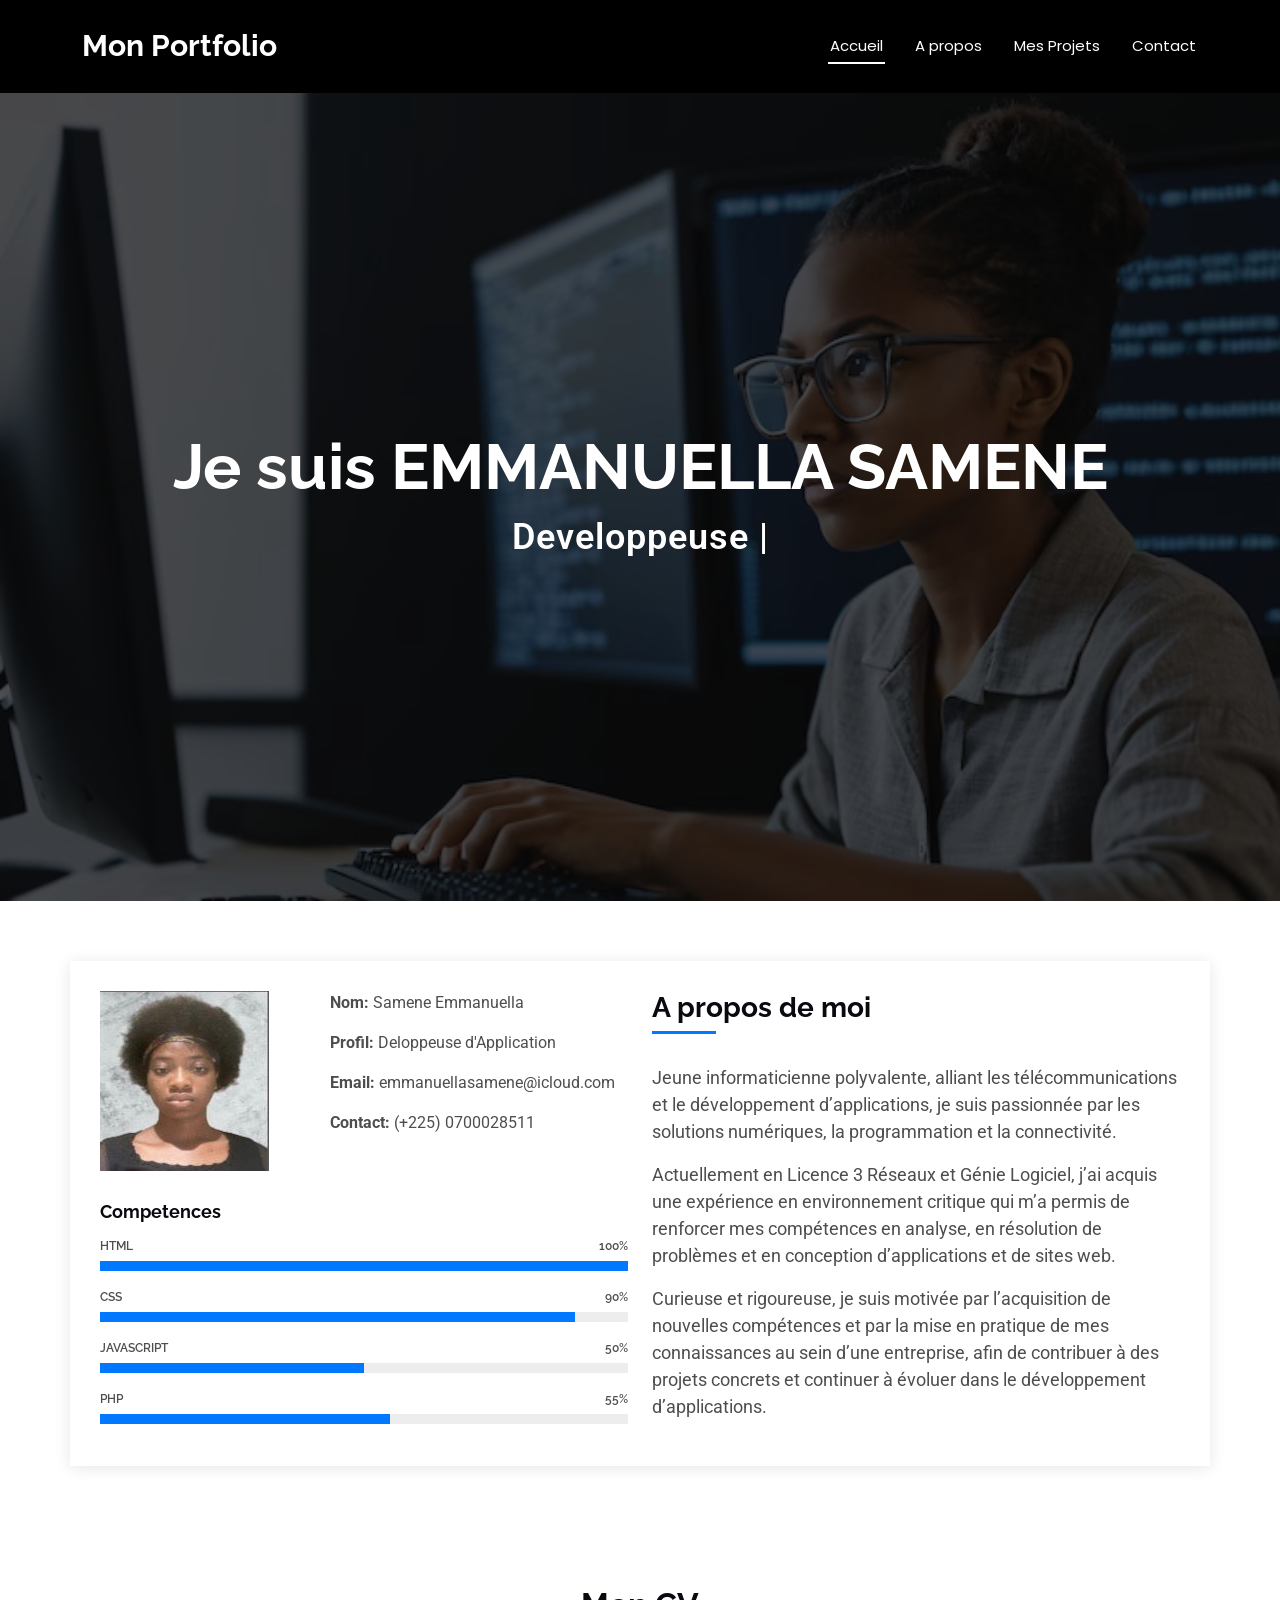
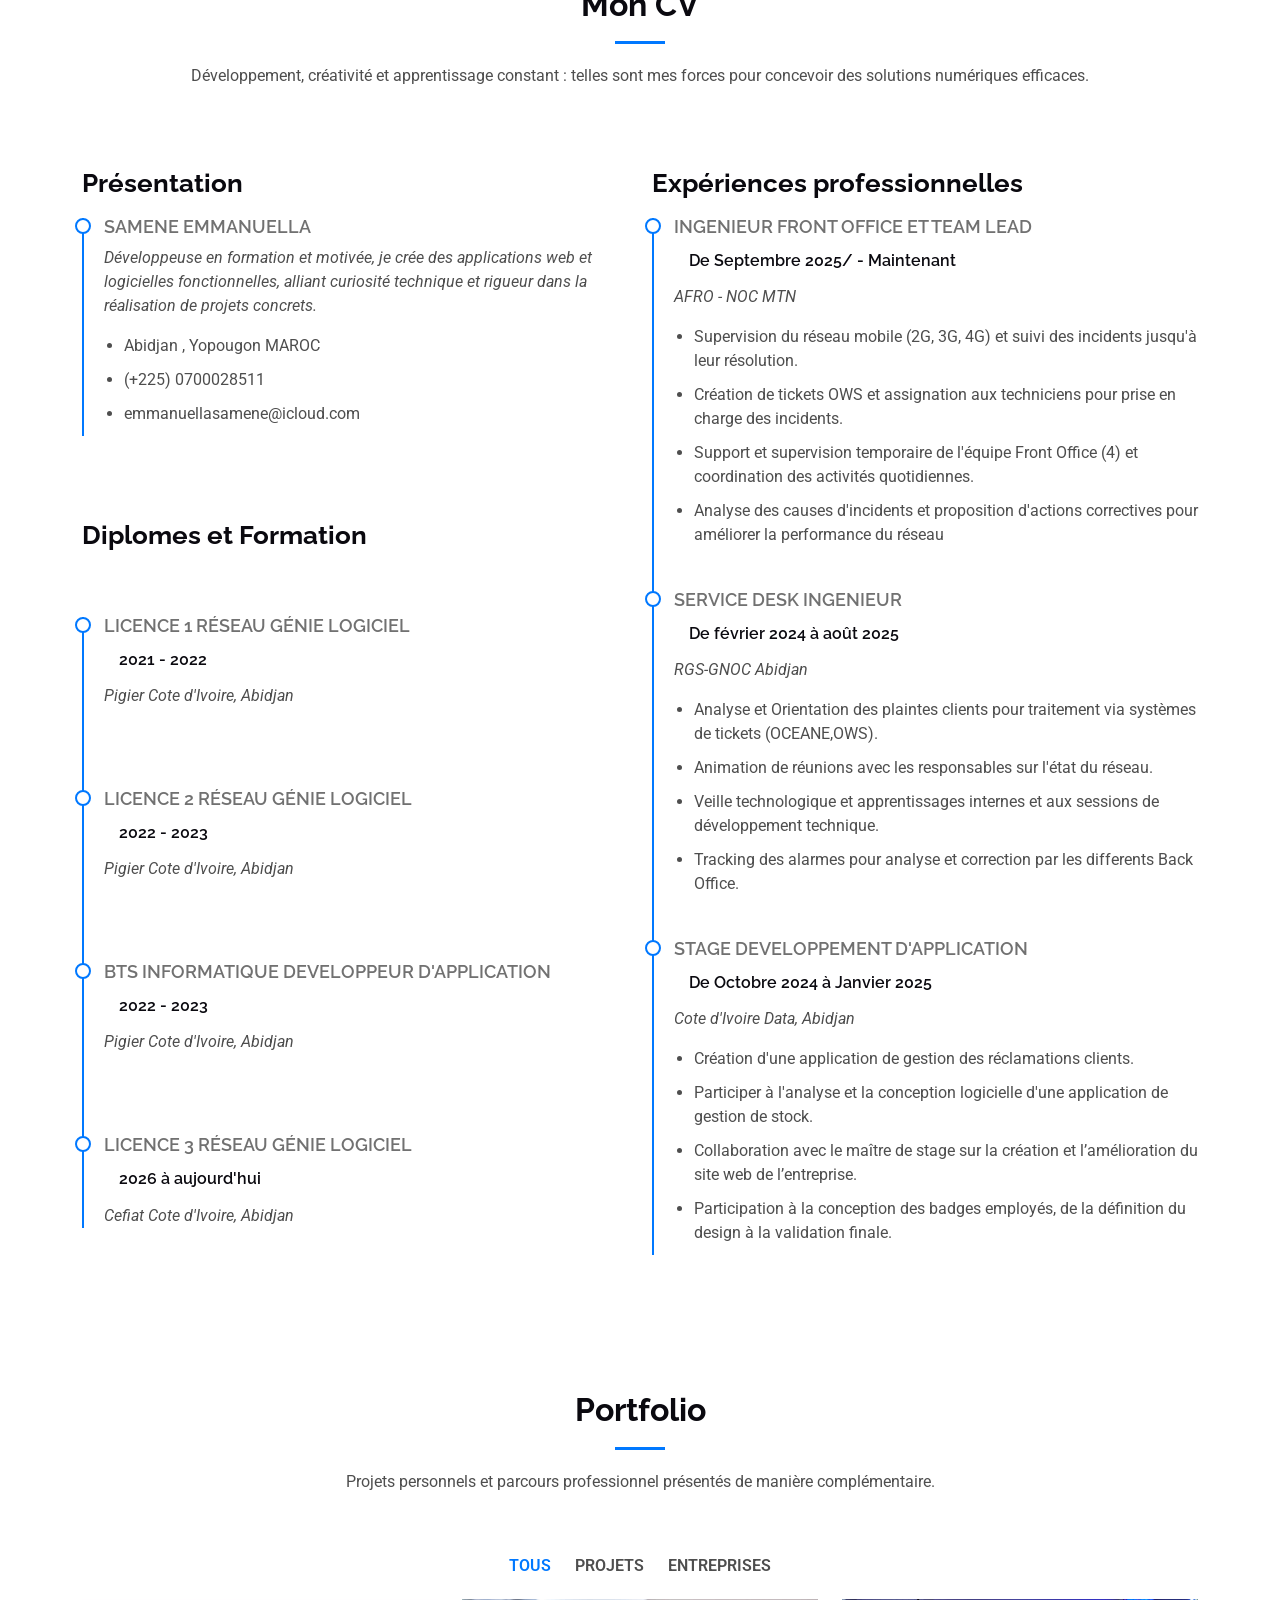
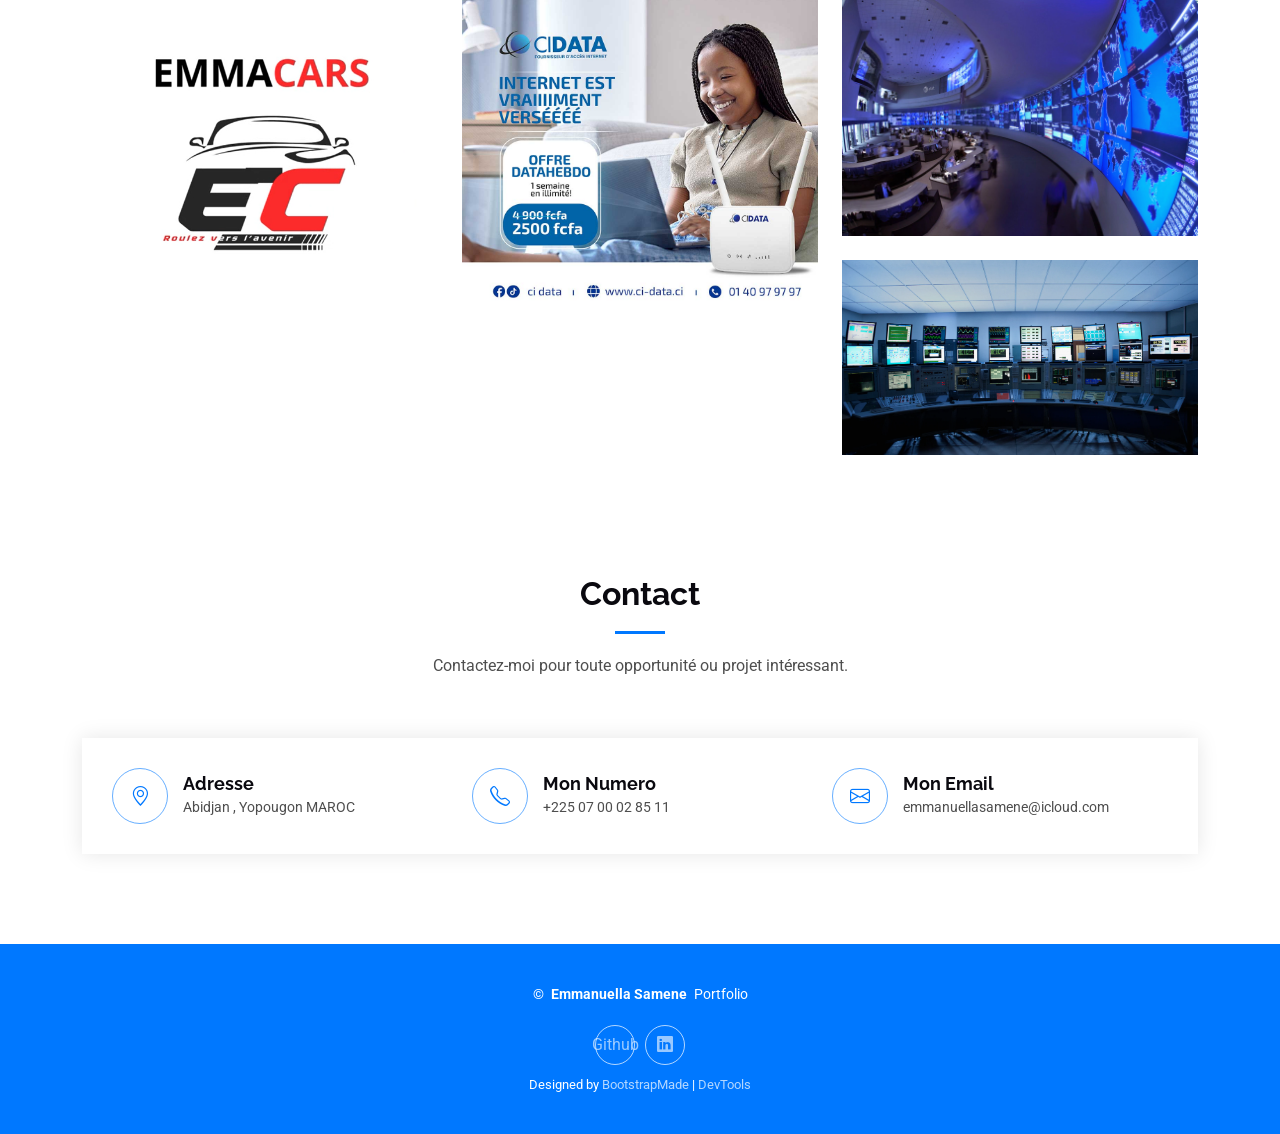
<file: index.html>
<!DOCTYPE html>
<html lang="en">

<head>
  <meta charset="utf-8">
  <meta content="width=device-width, initial-scale=1.0" name="viewport">
  <title>Mon portfolio</title>
  <meta name="description" content="">
  <meta name="keywords" content="">

  <!-- Favicons -->
  <link href="programmatrice-focalisee-travaillant-code-informatique-dans-environnement-bureau_851298-10723.avif" rel="icon">
  <link href="programmatrice-focalisee-travaillant-code-informatique-dans-environnement-bureau_851298-10723.avif" rel="apple-touch-icon">

  <!-- Fonts -->
  <link href="https://fonts.googleapis.com" rel="preconnect">
  <link href="https://fonts.gstatic.com" rel="preconnect" crossorigin>
  <link href="https://fonts.googleapis.com/css2?family=Roboto:ital,wght@0,100;0,300;0,400;0,500;0,700;0,900;1,100;1,300;1,400;1,500;1,700;1,900&family=Poppins:ital,wght@0,100;0,200;0,300;0,400;0,500;0,600;0,700;0,800;0,900;1,100;1,200;1,300;1,400;1,500;1,600;1,700;1,800;1,900&family=Raleway:ital,wght@0,100;0,200;0,300;0,400;0,500;0,600;0,700;0,800;0,900;1,100;1,200;1,300;1,400;1,500;1,600;1,700;1,800;1,900&display=swap" rel="stylesheet">

  <!-- Vendor CSS Files -->
  <link href="assets/vendor/bootstrap/css/bootstrap.min.css" rel="stylesheet">
  <link href="assets/vendor/bootstrap-icons/bootstrap-icons.css" rel="stylesheet">
  <link href="assets/vendor/aos/aos.css" rel="stylesheet">
  <link href="assets/vendor/glightbox/css/glightbox.min.css" rel="stylesheet">
  <link href="assets/vendor/swiper/swiper-bundle.min.css" rel="stylesheet">

  <!-- Main CSS File -->
  <link href="assets/css/main.css" rel="stylesheet">

  <!-- =======================================================
  * Template Name: DevFolio
  * Template URL: https://bootstrapmade.com/devfolio-bootstrap-portfolio-html-template/
  * Updated: Aug 07 2024 with Bootstrap v5.3.3
  * Author: BootstrapMade.com
  * License: https://bootstrapmade.com/license/
  ======================================================== -->
</head>

<body class="index-page">

  <header id="header" class="header d-flex align-items-center sticky-top">
    <div class="container-fluid container-xl position-relative d-flex align-items-center justify-content-between">

      <a href="index.html" class="logo d-flex align-items-center">
        <!-- Uncomment the line below if you also wish to use an image logo -->
        <!-- <img src="assets/img/logo.png" alt=""> -->
        <h1 class="sitename">Mon Portfolio</h1>
      </a>

      <nav id="navmenu" class="navmenu">
        <ul>
          <li><a href="#hero" class="active">Accueil<br></a></li>
          <li><a href="#about">A propos</a></li>
          <li><a href="#portfolio">Mes Projets</a></li>
          <li><a href="#contact">Contact</a></li>
        </ul>
        <i class="mobile-nav-toggle d-xl-none bi bi-list"></i>
      </nav>
    </div>
  </header>

  <main class="main">

    <!-- Hero Section -->
    <section id="hero" class="hero section dark-background">

      <img src="programmatrice-focalisee-travaillant-code-informatique-dans-environnement-bureau_851298-10723.avif" alt="" data-aos="fade-up">

      <div class="container d-flex flex-column align-items-center justify-content-center text-center" data-aos="fade-up" data-aos-delay="100">
        <h2>Je suis EMMANUELLA SAMENE</h2>
        <p><span class="typed" data-typed-items="Developpeuse Informatique"></span></p>
      </div>

    </section><!-- /Hero Section -->

    <!-- About Section -->
    <section id="about" class="about section">

      <div class="container" data-aos="fade-up" data-aos-delay="100">

        <div class="row gy-4">
          <div class="col-md-6">

            <div class="row justify-content-between gy-4">
              <div class="col-lg-5">
                <img src="WhatsApp Image 2026-03-30 at 11.19.16.jpeg" class="img-fluid" alt="">
              </div>
              <div class="col-lg-7 about-info">
                <p><strong>Nom: </strong> <span>Samene Emmanuella</span></p>
                <p><strong>Profil: </strong> <span>Deloppeuse d'Application</span></p>
                <p><strong>Email: </strong> <span>emmanuellasamene@icloud.com</span></p>
                <p><strong>Contact: </strong> <span>(+225) 0700028511</span></p>
              </div>
            </div>

            <div class="skills-content skills-animation">

              <h5>Competences</h5>

              <div class="progress">
                <span class="skill"><span>HTML</span> <i class="val">100%</i></span>
                <div class="progress-bar-wrap">
                  <div class="progress-bar" role="progressbar" aria-valuenow="100" aria-valuemin="0" aria-valuemax="100"></div>
                </div>
              </div><!-- End Skills Item -->

              <div class="progress">
                <span class="skill"><span>CSS</span> <i class="val">90%</i></span>
                <div class="progress-bar-wrap">
                  <div class="progress-bar" role="progressbar" aria-valuenow="90" aria-valuemin="0" aria-valuemax="100"></div>
                </div>
              </div><!-- End Skills Item -->

              <div class="progress">
                <span class="skill"><span>JavaScript</span> <i class="val">50%</i></span>
                <div class="progress-bar-wrap">
                  <div class="progress-bar" role="progressbar" aria-valuenow="50" aria-valuemin="0" aria-valuemax="100"></div>
                </div>
              </div><!-- End Skills Item -->

              <div class="progress">
                <span class="skill"><span>PHP</span> <i class="val">55%</i></span>
                <div class="progress-bar-wrap">
                  <div class="progress-bar" role="progressbar" aria-valuenow="55" aria-valuemin="0" aria-valuemax="100"></div>
                </div>
              </div><!-- End Skills Item -->

            </div>
          </div>

          <div class="col-md-6">
            <div class="about-me">
              <h4>A propos de moi</h4>
              <p>
               Jeune informaticienne polyvalente, alliant les télécommunications et le développement d’applications, je suis passionnée par les solutions numériques, la programmation et la connectivité.
              </p>
              <p>
                Actuellement en Licence 3 Réseaux et Génie Logiciel, j’ai acquis une expérience en environnement critique qui m’a permis de renforcer mes compétences en analyse, en résolution de problèmes et en conception d’applications et de sites web.
              </p>
              <p>
                Curieuse et rigoureuse, je suis motivée par l’acquisition de nouvelles compétences et par la mise en pratique de mes connaissances au sein d’une entreprise, afin de contribuer à des projets concrets et continuer à évoluer dans le développement d’applications.
              </p>
            </div>
          </div>
        </div>

      </div>

    </section><!-- /About Section -->

    <!-- Resume Section -->
    <section id="resume" class="resume section">

      <!-- Section Title -->
      <div class="container section-title" data-aos="fade-up">
        <h2>Mon CV</h2>
        <p>Développement, créativité et apprentissage constant : telles sont mes forces pour concevoir des solutions numériques efficaces.</p>
      </div><!-- End Section Title -->

      <div class="container">

        <div class="row">

          <div class="col-lg-6" data-aos="fade-up" data-aos-delay="100">
            <h3 class="resume-title">Présentation</h3>

            <div class="resume-item pb-0">
              <h4>Samene Emmanuella</h4>
              <p><em>Développeuse en formation et motivée, je crée des applications web et logicielles fonctionnelles, alliant curiosité technique et rigueur dans la réalisation de projets concrets.</em></p>
              <ul>
                <li>Abidjan , Yopougon MAROC</li>
                <li>(+225) 0700028511</li>
                <li>emmanuellasamene@icloud.com</li>
              </ul>
            </div><!-- Edn Resume Item --><br><br>

            <h3 class="resume-title">Diplomes et Formation</h3><br><br>
            <div class="resume-item">
              <h4>Licence 1 Réseau génie logiciel</h4>
              <h5>2021 - 2022 </h5>
              <p><em>Pigier Cote d'Ivoire, Abidjan</em></p><br><br>
            </div><!-- Edn Resume Item -->

            <div class="resume-item">
              <h4>Licence 2 Réseau génie logiciel</h4>
              <h5>2022 - 2023</h5>
              <p><em>Pigier Cote d'Ivoire, Abidjan</em></p><br><br>
            </div><!-- Edn Resume Item -->
            <div class="resume-item">
              <h4>BTS Informatique developpeur d'application</h4>
              <h5>2022 - 2023</h5>
              <p><em>Pigier Cote d'Ivoire, Abidjan</em></p><br><br>
            </div><!-- Edn Resume Item -->
             <div class="resume-item">
              <h4>Licence 3 Réseau génie logiciel</h4>
              <h5>2026 à aujourd'hui</h5>
              <p><em>Cefiat Cote d'Ivoire, Abidjan</em></p>
            </div><!-- Edn Resume Item -->
          </div>

          <div class="col-lg-6" data-aos="fade-up" data-aos-delay="200">
            <h3 class="resume-title">Expériences professionnelles</h3>
            <div class="resume-item">
              <h4>Ingenieur Front Office et Team Lead</h4>
              <h5>De Septembre 2025/ - Maintenant</h5>
              <p><em> AFRO - NOC MTN </em></p>
              <ul>
                <li>Supervision du réseau mobile (2G, 3G, 4G) et suivi des incidents jusqu'à leur résolution.</li>
                <li>Création de tickets OWS et assignation aux techniciens pour prise en charge des incidents. </li>
                <li>Support et supervision temporaire de l'équipe Front Office (4) et coordination des activités quotidiennes.</li>
                <li>Analyse des causes d'incidents et proposition d'actions correctives pour améliorer la performance du réseau</li>
              </ul>
            </div><!-- Edn Resume Item -->
            <div class="resume-item">
              <h4>Service Desk Ingenieur</h4>
              <h5>De février 2024 à août 2025</h5>
              <p><em>RGS-GNOC Abidjan</em></p>
              <ul>
                <li>Analyse et Orientation des plaintes clients pour traitement via systèmes de tickets (OCEANE,OWS).</li>
                <li>Animation de réunions avec les responsables sur l'état du réseau.</li>
                <li>Veille technologique et apprentissages internes et aux sessions de développement technique.</li>
                <li>Tracking des alarmes pour analyse et correction par les differents Back Office.</li>
              </ul>
            </div><!-- Edn Resume Item -->
             <div class="resume-item">
              <h4>Stage Developpement d'application</h4>
              <h5>De Octobre 2024 à Janvier 2025</h5>
              <p><em> Cote d'Ivoire Data, Abidjan</em></p>
              <ul>
                <li>Création d'une application de gestion des réclamations clients.</li>
                <li>Participer à l'analyse et la conception logicielle d'une application de gestion de stock.</li>
                <li>Collaboration avec le maître de stage sur la création et l’amélioration du site web de l’entreprise.</li>
                <li>Participation à la conception des badges employés, de la définition du design à la validation finale.</li>
              </ul>
            </div><!-- Edn Resume Item -->
          </div>
        </div>
      </div>

    </section><!-- /Resume Section -->

      

   

    <!-- Portfolio Section -->
    <section id="portfolio" class="portfolio section">

      <!-- Section Title -->
      <div class="container section-title" data-aos="fade-up">
        <h2>Portfolio</h2>
        <p>Projets personnels et parcours professionnel présentés de manière complémentaire.</p>
      </div><!-- End Section Title -->

      <div class="container">

        <div class="isotope-layout" data-default-filter="*" data-layout="masonry" data-sort="original-order">

          <ul class="portfolio-filters isotope-filters" data-aos="fade-up" data-aos-delay="100">
            <li data-filter="*" class="filter-active">Tous</li>
            <li data-filter=".filter-app">Projets</li>
            <li data-filter=".filter-product">Entreprises</li>
           
          </ul><!-- End Portfolio Filters -->

          <div class="row gy-4 isotope-container" data-aos="fade-up" data-aos-delay="200">

            <div class="col-lg-4 col-md-6 portfolio-item isotope-item filter-app">
              <img src="EMMAC.png" class="img-fluid" alt="">
              <div class="portfolio-info">
                <h4>Mon site</h4>
                <p>EmmaCars : Votre route commence ici</p>
                <a href="EMMAC.png" title="EMMAC" data-gallery="portfolio-gallery-app" class="glightbox preview-link"><i class="bi bi-zoom-in"></i></a>
                <a href="mon site.html" title="More Details" class="details-link"><i class="bi bi-link-45deg"></i></a>
              </div>
            </div><!-- End Portfolio Item -->

            <div class="col-lg-4 col-md-6 portfolio-item isotope-item filter-product">
              <img src="CIDATA.jpg" class="img-fluid" alt="">
              <div class="portfolio-info">
                <h4>Stage 1</h4>
                <p>Mon experience à CI DATA</p>
                <a href="CIDATA.jpg" title="CIDATA" data-gallery="portfolio-gallery-product" class="glightbox preview-link"><i class="bi bi-zoom-in"></i></a>
                <a href="https://ci-data.net/" title="More Details" class="details-link"><i class="bi bi-link-45deg"></i></a>
              </div>
            </div><!-- End Portfolio Item -->

            <div class="col-lg-4 col-md-6 portfolio-item isotope-item filter-product">
              <img src="image gnoc.jpg" class="img-fluid" alt="">
              <div class="portfolio-info">
                <h4>Stage 2</h4>
                <p>Mon experience au GNOC</p>
                <a href="image gnoc.jpg" title="GNOC" data-gallery="portfolio-gallery-branding" class="glightbox preview-link"><i class="bi bi-zoom-in"></i></a>
                <a href="https://www.huawei.com/en/news/2016/11/Huawei-Orange-GNOC-Dakar-Abidjan" title="More Details" class="details-link"><i class="bi bi-link-45deg"></i></a>
              </div>
            </div><!-- End Portfolio Item -->

            <div class="col-lg-4 col-md-6 portfolio-item isotope-item filter-product">
              <img src="NOC MTN.webp" class="img-fluid" alt="">
              <div class="portfolio-info">
                <h4>Mon emploi</h4>
                <p>Mon eperience au NOC MTN</p>
                <a href="NOC MTN.webp" title="Branding 1" data-gallery="portfolio-gallery-book" class="glightbox preview-link"><i class="bi bi-zoom-in"></i></a>
                <a href="https://www.afro-group.com/about/overview" title="More Details" class="details-link"><i class="bi bi-link-45deg"></i></a>
             </div>
            </div><!-- End Portfolio Item -->
            
            </div><!-- End Portfolio Item -->
      </div>

    </section>
    <!-- Contact Section -->
    <section id="contact" class="contact section">

      <!-- Section Title -->
      <div class="container section-title" data-aos="fade-up">
        <h2>Contact</h2>
        <p>Contactez-moi pour toute opportunité ou projet intéressant.</p>
      </div><!-- End Section Title -->

      <div class="container" data-aos="fade-up" data-aos-delay="100">

        <div class="info-wrap" data-aos="fade-up" data-aos-delay="200">
          <div class="row gy-5">

            <div class="col-lg-4">
              <div class="info-item d-flex align-items-center">
                <i class="bi bi-geo-alt flex-shrink-0"></i>
                <div>
                  <h3>Adresse</h3>
                  <p>Abidjan , Yopougon MAROC</p>
                </div>
              </div>
            </div><!-- End Info Item -->

            <div class="col-lg-4">
              <div class="info-item d-flex align-items-center">
                <i class="bi bi-telephone flex-shrink-0"></i>
                <div>
                  <h3>Mon Numero</h3>
                  <p>+225 07 00 02 85 11</p>
                </div>
              </div>
            </div><!-- End Info Item -->

            <div class="col-lg-4">
              <div class="info-item d-flex align-items-center">
                <i class="bi bi-envelope flex-shrink-0"></i>
                <div>
                  <h3>Mon Email</h3>
                  <p>emmanuellasamene@icloud.com</p>
                </div>
              </div>
            </div><!-- End Info Item -->

          </div>
        </div>

      </div>

    </section><!-- /Contact Section -->

  </main>

  <footer id="footer" class="footer accent-background">

    <div class="container">
      <div class="copyright text-center ">
        <p>© <span></span> <strong class="px-1 sitename">Emmanuella Samene</strong> <span>Portfolio</span></p>
      </div>
      <div class="social-links d-flex justify-content-center">
        <a href="https://github.com/emmanuellasamene">Github</a>
        <a href="https://www.linkedin.com/in/emmanuella-samene-0b3015294?utm_source=share&utm_campaign=share_via&utm_content=profile&utm_medium=ios_app"><i class="bi bi-linkedin"></i></a>
      </div>
      <div class="credits">
        <!-- All the links in the footer should remain intact. -->
        <!-- You can delete the links only if you've purchased the pro version. -->
        <!-- Licensing information: https://bootstrapmade.com/license/ -->
        <!-- Purchase the pro version with working PHP/AJAX contact form: [buy-url] -->
        Designed by <a href="https://bootstrapmade.com/">BootstrapMade</a> | <a href="https://bootstrapmade.com/tools/">DevTools</a>
      </div>
    </div>

  </footer>

  <!-- Scroll Top -->
  <a href="#" id="scroll-top" class="scroll-top d-flex align-items-center justify-content-center"><i class="bi bi-arrow-up-short"></i></a>

  <!-- Preloader -->
  <div id="preloader"></div>

  <!-- Vendor JS Files -->
  <script src="assets/vendor/bootstrap/js/bootstrap.bundle.min.js"></script>
  <script src="assets/vendor/php-email-form/validate.js"></script>
  <script src="assets/vendor/aos/aos.js"></script>
  <script src="assets/vendor/typed.js/typed.umd.js"></script>
  <script src="assets/vendor/waypoints/noframework.waypoints.js"></script>
  <script src="assets/vendor/purecounter/purecounter_vanilla.js"></script>
  <script src="assets/vendor/glightbox/js/glightbox.min.js"></script>
  <script src="assets/vendor/imagesloaded/imagesloaded.pkgd.min.js"></script>
  <script src="assets/vendor/isotope-layout/isotope.pkgd.min.js"></script>
  <script src="assets/vendor/swiper/swiper-bundle.min.js"></script>

  <!-- Main JS File -->
  <script src="assets/js/main.js"></script>

</body>

</html>
</file>
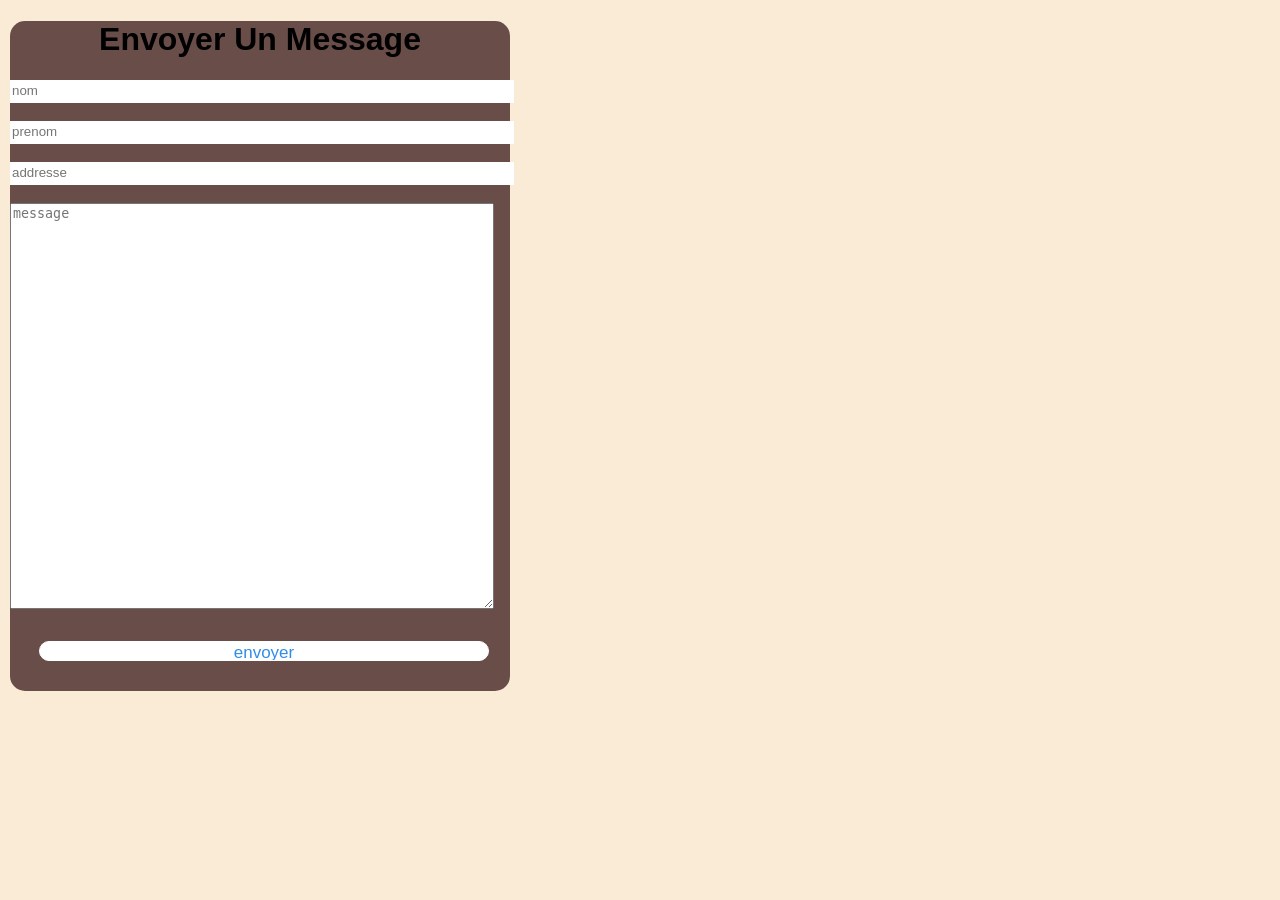
<file: contact.html>
<!DOCTYPE html>
<html lang="en">
<head>
    <meta charset="UTF-8">
    <meta name="viewport" content="width=device-width, initial-scale=1.0">
    <link rel="stylesheet" href="mon site css.css">
    <title>Document</title>
</head>
<body class="cont">
    <div class="message">
        <h1 class="depanne">envoyer un message</h1>
        <input type="text" value="" placeholder="nom" ><br><br>
        <input type="text" value="" placeholder="prenom"><br><br>
        <input type="text" value="" placeholder="addresse"><br><br>
        <textarea type="text" value="" placeholder="message"></textarea><br><br>
        <a href="mailto:emmasamene26@icloud.com"><input type="submit" id="submit" class="btn" value="envoyer"></a>
        </div>
</body>
</html>
</file>
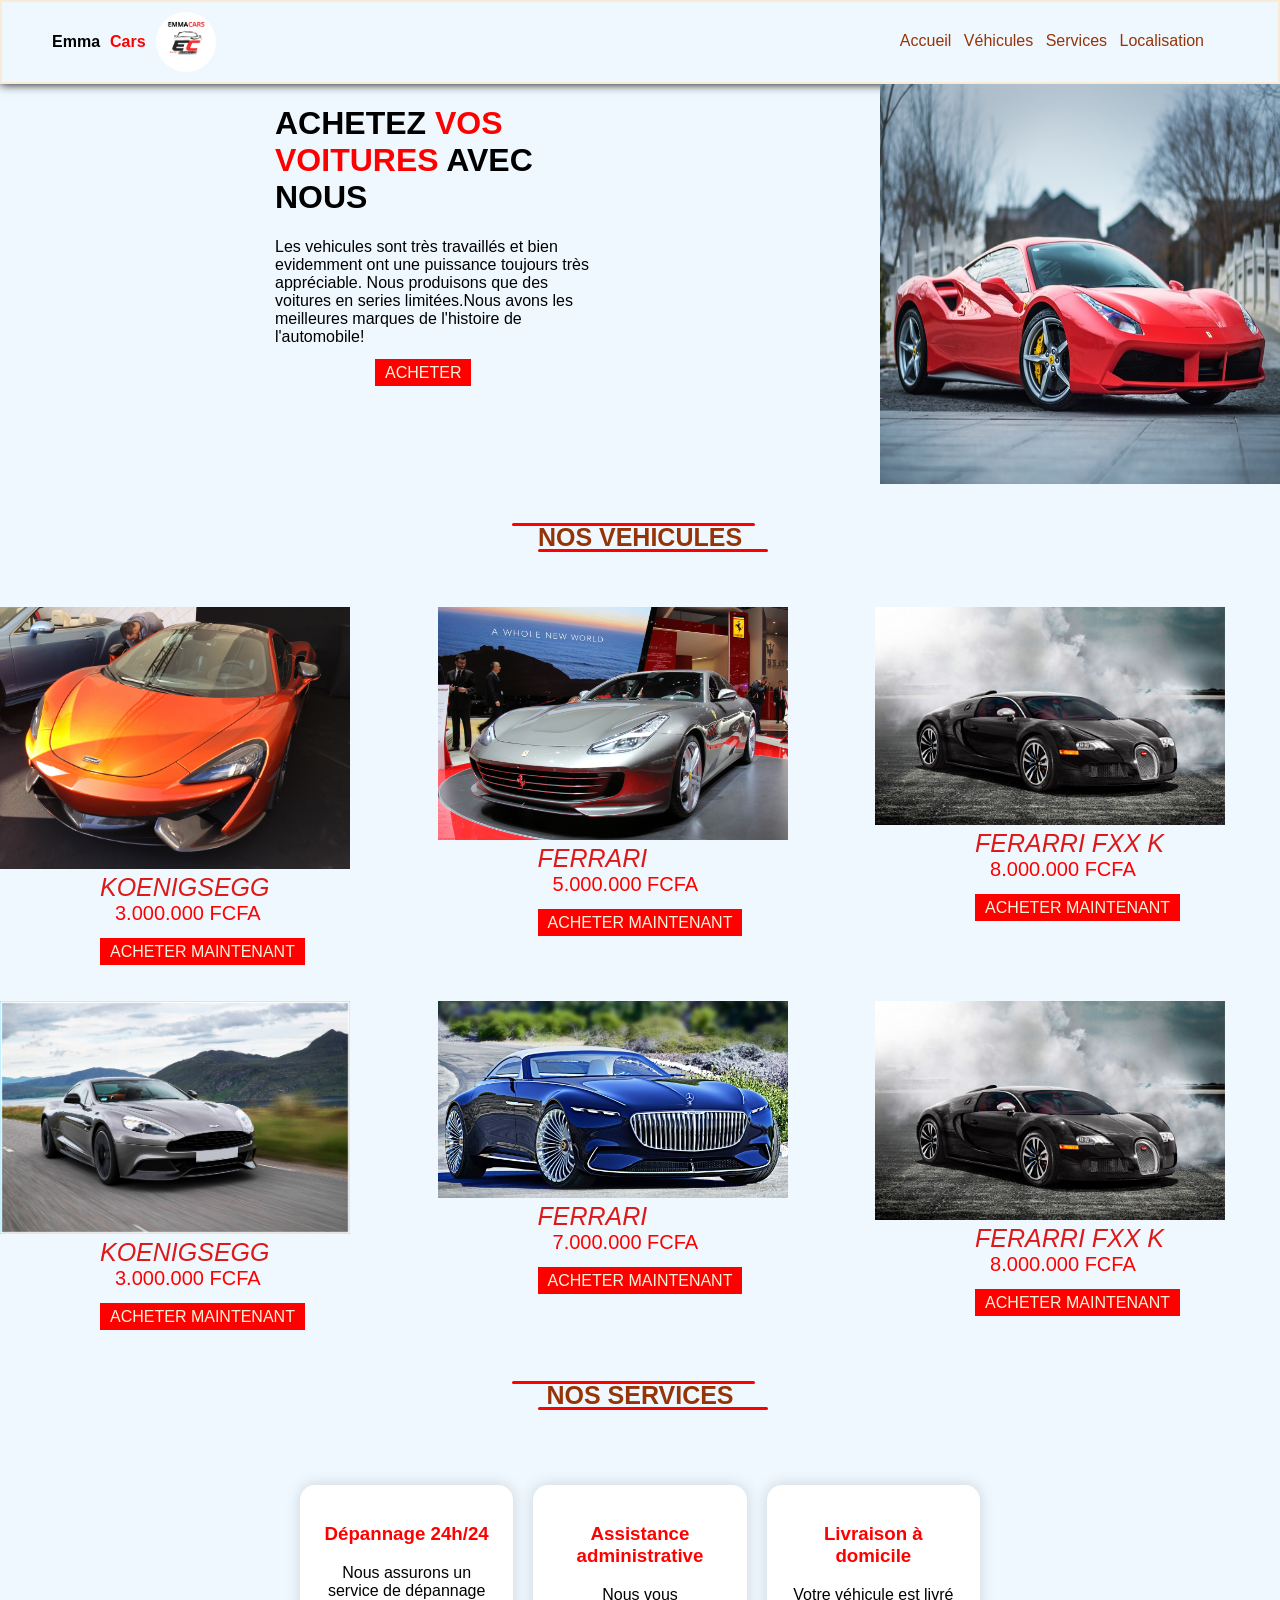
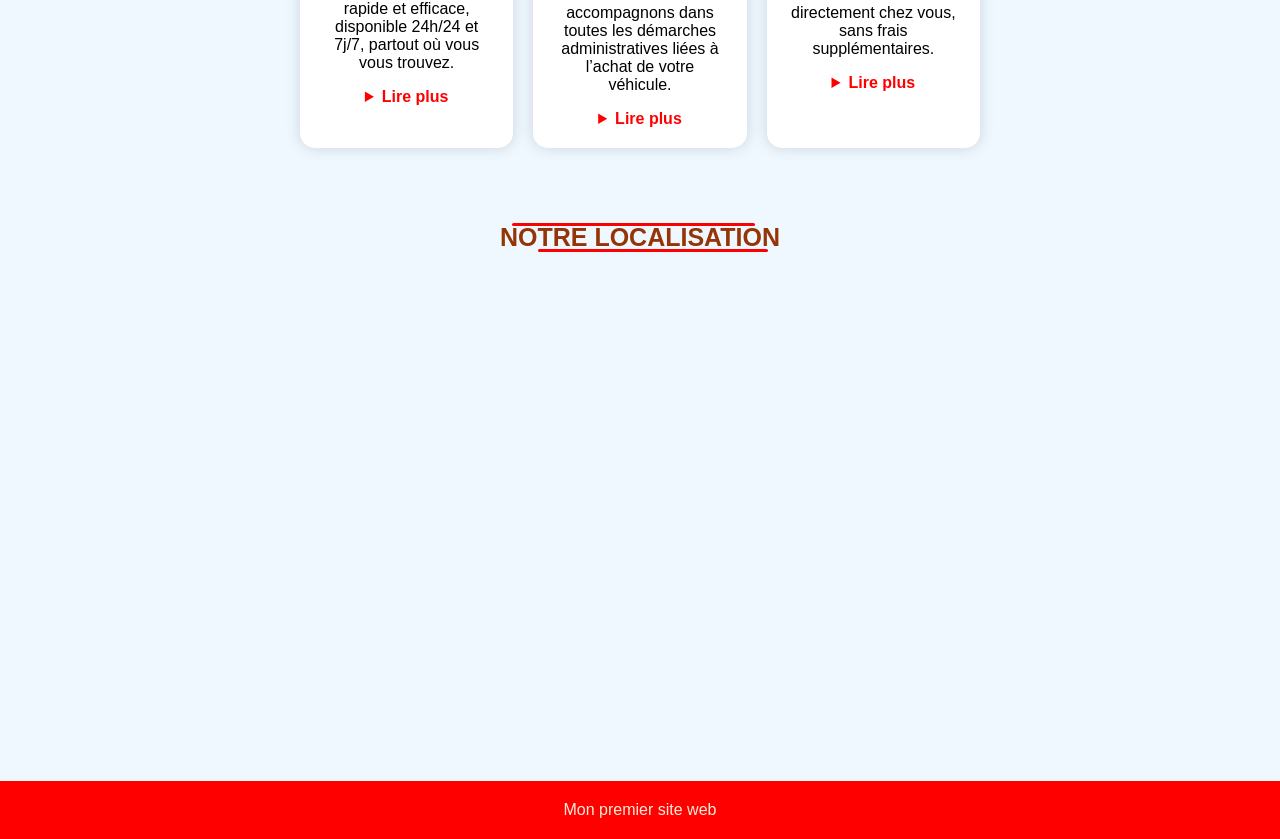
<file: mon site.html>
<!DOCTYPE html>
<html lang="fr">
    <head>
        <meta charset="UTF-8">
        <link rel="stylesheet" href="mon site css.css">
        <title>site</title>
    </head>
    <body>
        <header class="page">
            <nav>
                <div class="logo"> 
                 Emma<span>Cars</span><img src="EMMAC.png" alt="" class="logoi">
                </div>
                <div class="separe">
                    <a href="#" >Accueil</a>
                    <a href="#emm" >Véhicules</a>
                    <a href="#sam" >Services</a>
                    <a href="#same" >Localisation</a>
                </div>
               
            </nav>
        </header>
        <main>
            <div class="gauche">
                <h1>ACHETEZ <span >VOS VOITURES</span> AVEC NOUS</h1>
                <p > Les vehicules sont très travaillés et bien evidemment ont une puissance toujours très appréciable.
                    Nous produisons que des voitures en series limitées.Nous avons les meilleures marques de l'histoire de l'automobile!<br/><br/>
                   <a href="https://wa.me/2250700028511?text=Bonjour%20EmmaCars,%20je%20souhaite%20avoir%20plus%20d'informations%20sur%20un%20véhicule."
   class="lien"
   target="_blank">
   ACHETER 
</a>
                </p>
            </div>
            <div>
                <img src="voitures 6.jfif" >
            </div>
        </main>
        <a name="emm"><h1 class="voiture">nos vehicules</h1></a>
        <section class="vehicules">
            <div >
             <img src="voitures4.jpg" class="image"><br>
             <SPAN class="nom">Koenigsegg</SPAN> <br>
             <span class="prix">3.000.000 FCFA</span><br><br>
           <a href="https://wa.me/2250700028511?text=Bonjour%20EmmaCars,%20je%20suis%20intéressé%20par%20la%20Ferrari.%20Merci."
   class="lien"
   target="_blank">
   ACHETER MAINTENANT
</a>
            </div>
            <div>
                <img src="voitures3.jfif" class="image"><br>
                <SPAN class="nom">Ferrari</SPAN><br>
            <span class="prix">5.000.000 FCFA</span><br><br>
           <a href="https://wa.me/2250700028511?text=Bonjour%20EmmaCars,%20je%20suis%20intéressé%20par%20la%20Ferrari.%20Merci."
   class="lien"
   target="_blank">
   ACHETER MAINTENANT
</a>
            </div>
            <div>
                <img src="voitures de luxes.jfif" class="image"><br>
                <SPAN class="nom">Ferarri fxx k</SPAN><br>
            <span class="prix">8.000.000 FCFA</span><br><br>
          <a href="https://wa.me/2250700028511?text=Bonjour%20EmmaCars,%20je%20suis%20intéressé%20par%20la%20Ferrari.%20Merci."
   class="lien"
   target="_blank">
   ACHETER MAINTENANT
</a>
            </div>
        </section>
        <section class="vehicules">
            <div >
             <img src="voiture2.jfif" class="image"><br>
             <SPAN class="nom">Koenigsegg</SPAN> <br>
             <span class="prix">3.000.000 FCFA</span><br><br>
               <a href="https://wa.me/2250700028511?text=Bonjour%20EmmaCars,%20je%20suis%20intéressé%20par%20la%20Koenigsegg.%20Merci."
   class="lien"
   target="_blank">
   ACHETER MAINTENANT
</a>
            </div>
            <div>
                <img src="voiture1.jfif" class="image"><br>
                <SPAN class="nom">Ferrari</SPAN><br>
            <span class="prix">7.000.000 FCFA</span><br><br>
            <a href="https://wa.me/2250700028511?text=Bonjour%20EmmaCars,%20je%20suis%20intéressé%20par%20la%20Ferrari.%20Merci."
   class="lien"
   target="_blank">
   ACHETER MAINTENANT
</a>
            </div>
            <div>
                <img src="voitures de luxes.jfif" class="image"><br>
                <SPAN class="nom">Ferarri fxx k</SPAN><br>
            <span class="prix">8.000.000 FCFA</span><br><br>
            <a href="https://wa.me/2250700028511?text=Bonjour%20EmmaCars,%20je%20suis%20intéressé%20par%20la%20Ferrari.%20Merci."
   class="lien"
   target="_blank">
   ACHETER MAINTENANT
</a>
            </div>
        </section>
       <a name="sam"><h1 class="voiture">nos services </h1></a> 
           

<section class="services">
    <div class="service-card">
        <h3>Dépannage 24h/24</h3>
        <p>
            Nous assurons un service de dépannage rapide et efficace, disponible
            24h/24 et 7j/7, partout où vous vous trouvez.
        </p>
        <details>
            <summary>Lire plus</summary>
            <p>
                Nos équipes interviennent immédiatement en cas de panne ou
                d’accident. Le service est inclus après achat afin de garantir
                votre tranquillité et votre sécurité.
            </p>
        </details>
    </div>

    <div class="service-card">
        <h3>Assistance administrative</h3>
        <p>
            Nous vous accompagnons dans toutes les démarches administratives
            liées à l’achat de votre véhicule.
        </p>
        <details>
            <summary>Lire plus</summary>
            <p>
                Carte grise, assurance, documents douaniers : nous nous occupons
                de tout afin que vous puissiez profiter de votre voiture sans
                stress.
            </p>
        </details>
    </div>

    <div class="service-card">
        <h3>Livraison à domicile</h3>
        <p>
            Votre véhicule est livré directement chez vous, sans frais
            supplémentaires.
        </p>
        <details>
            <summary>Lire plus</summary>
            <p>
                Où que vous soyez, nous assurons une livraison sécurisée et rapide
                avec un suivi complet jusqu’à la remise des clés.
            </p>
        </details>
    </div>
</section>
       <a name="same"><h1 class="voiture">notre localisation </h1></a> 
        <section class="loc">
            <div >
                <iframe src="https://www.google.com/maps/embed?pb=!1m18!1m12!1m3!1d31780.917369915314!2d-4.150113824468306!3d5.322645400000018!2m3!1f0!2f0!3f0!3m2!1i1024!2i768!4f13.1!3m3!1m2!1s0xfc1c16b3556ddf9%3A0xaee5caa7abae8143!2sMaroc%20la%20nouvelle%20voie%20de%20kimi!5e0!3m2!1sfr!2sci!4v1695993090655!5m2!1sfr!2sci" width="1000" height="450" style="border:0;" allowfullscreen="" loading="lazy" referrerpolicy="no-referrer-when-downgrade"></iframe>
            </div> 
        </section>
        <footer>
            Mon premier site web
        </footer>
    </body>
</html>
</file>
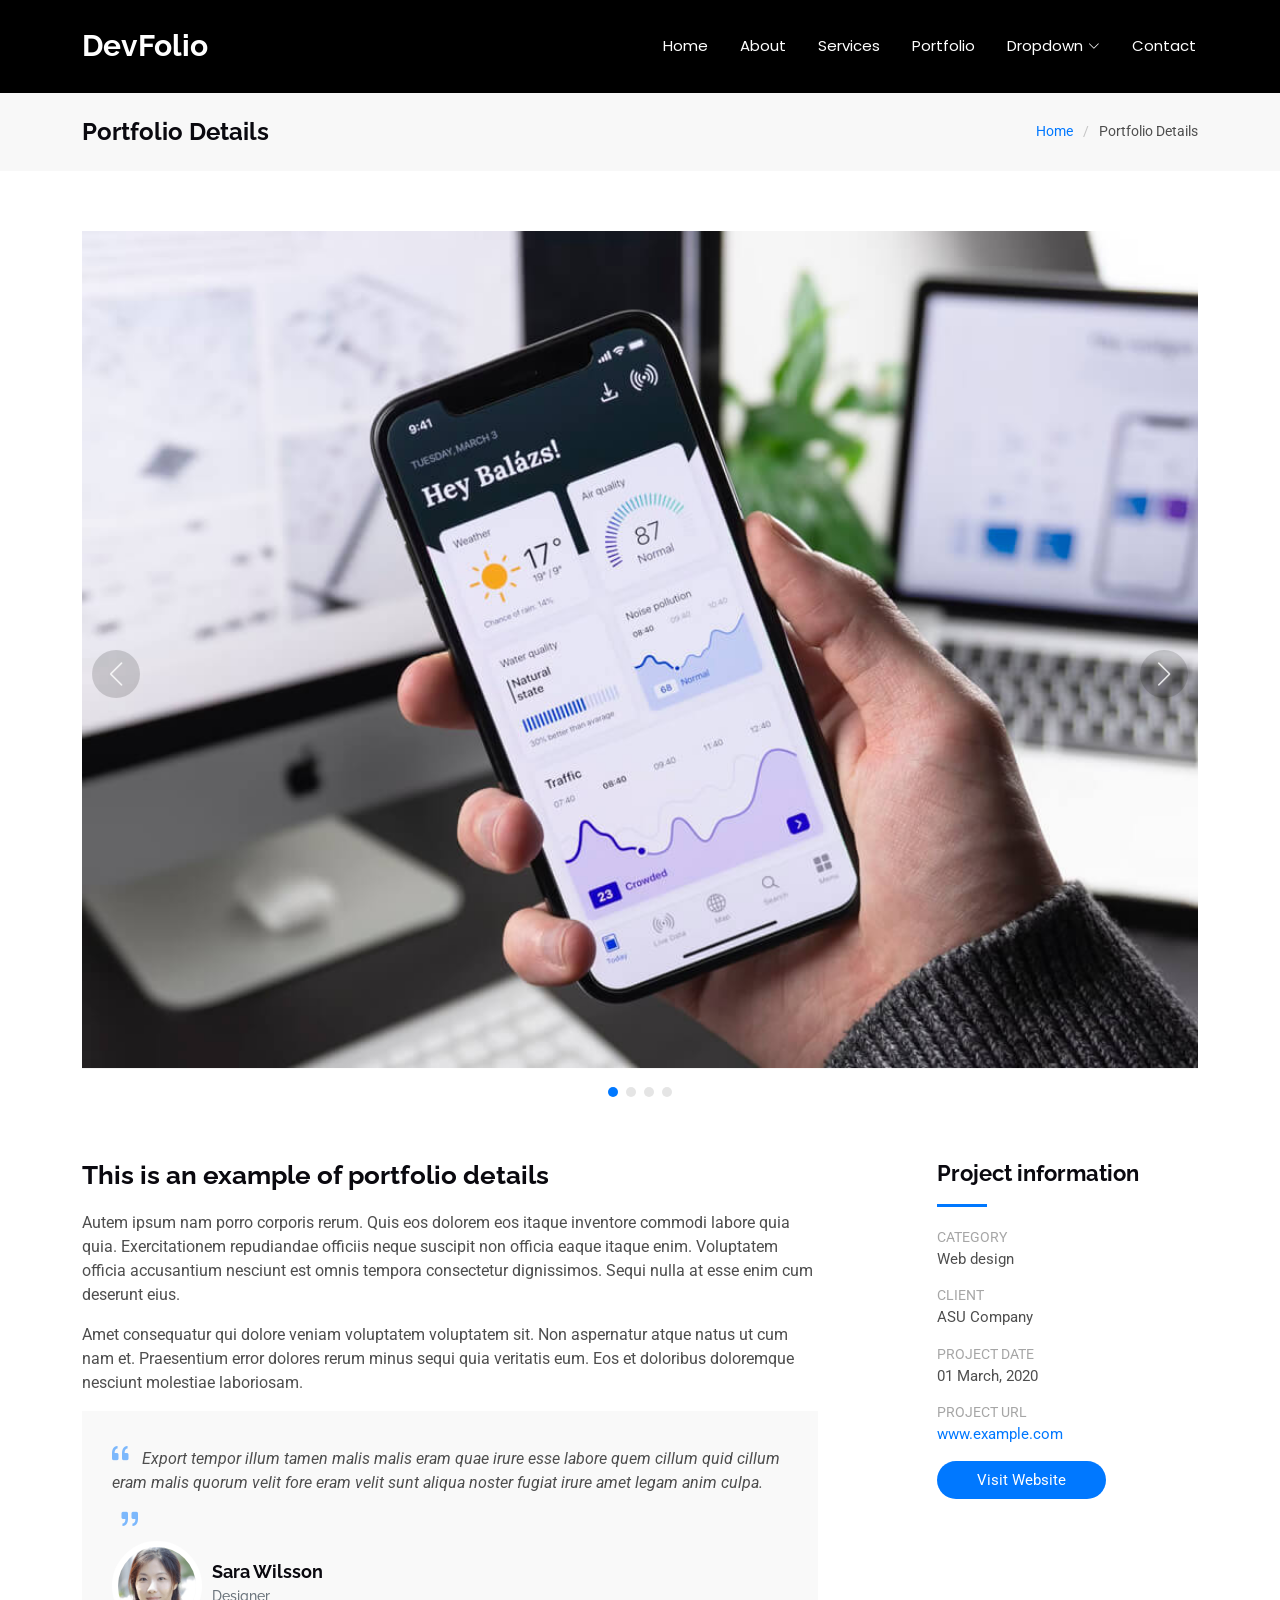
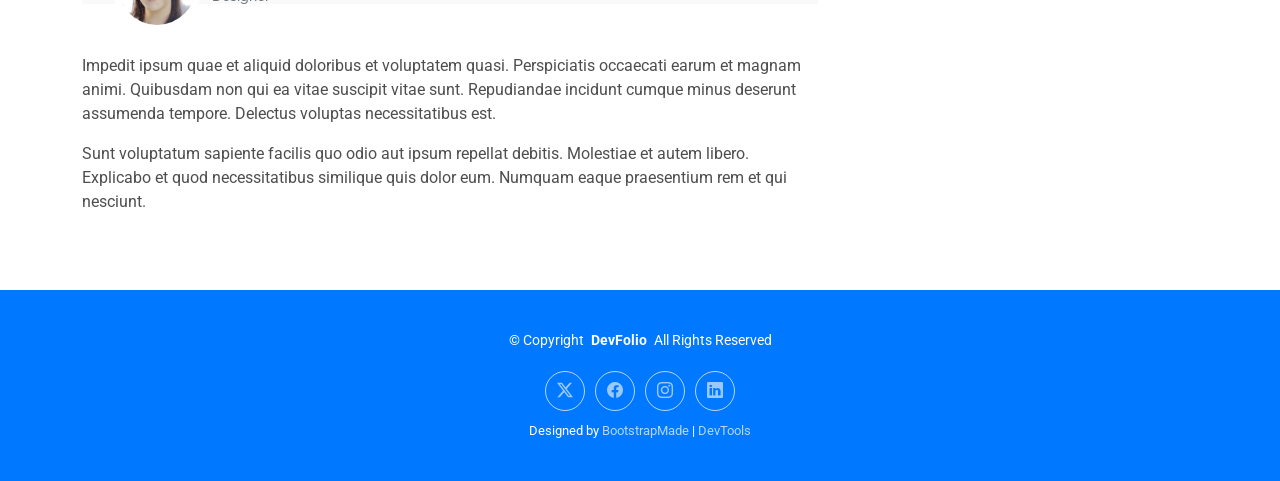
<file: portfolio-details.html>
<!DOCTYPE html>
<html lang="en">

<head>
  <meta charset="utf-8">
  <meta content="width=device-width, initial-scale=1.0" name="viewport">
  <title>Portfolio Details - DevFolio Bootstrap Template</title>
  <meta name="description" content="">
  <meta name="keywords" content="">

  <!-- Favicons -->
  <link href="assets/img/favicon.png" rel="icon">
  <link href="assets/img/apple-touch-icon.png" rel="apple-touch-icon">

  <!-- Fonts -->
  <link href="https://fonts.googleapis.com" rel="preconnect">
  <link href="https://fonts.gstatic.com" rel="preconnect" crossorigin>
  <link href="https://fonts.googleapis.com/css2?family=Roboto:ital,wght@0,100;0,300;0,400;0,500;0,700;0,900;1,100;1,300;1,400;1,500;1,700;1,900&family=Poppins:ital,wght@0,100;0,200;0,300;0,400;0,500;0,600;0,700;0,800;0,900;1,100;1,200;1,300;1,400;1,500;1,600;1,700;1,800;1,900&family=Raleway:ital,wght@0,100;0,200;0,300;0,400;0,500;0,600;0,700;0,800;0,900;1,100;1,200;1,300;1,400;1,500;1,600;1,700;1,800;1,900&display=swap" rel="stylesheet">

  <!-- Vendor CSS Files -->
  <link href="assets/vendor/bootstrap/css/bootstrap.min.css" rel="stylesheet">
  <link href="assets/vendor/bootstrap-icons/bootstrap-icons.css" rel="stylesheet">
  <link href="assets/vendor/aos/aos.css" rel="stylesheet">
  <link href="assets/vendor/glightbox/css/glightbox.min.css" rel="stylesheet">
  <link href="assets/vendor/swiper/swiper-bundle.min.css" rel="stylesheet">

  <!-- Main CSS File -->
  <link href="assets/css/main.css" rel="stylesheet">

  <!-- =======================================================
  * Template Name: DevFolio
  * Template URL: https://bootstrapmade.com/devfolio-bootstrap-portfolio-html-template/
  * Updated: Aug 07 2024 with Bootstrap v5.3.3
  * Author: BootstrapMade.com
  * License: https://bootstrapmade.com/license/
  ======================================================== -->
</head>

<body class="portfolio-details-page">

  <header id="header" class="header d-flex align-items-center sticky-top">
    <div class="container-fluid container-xl position-relative d-flex align-items-center justify-content-between">

      <a href="index.html" class="logo d-flex align-items-center">
        <!-- Uncomment the line below if you also wish to use an image logo -->
        <!-- <img src="assets/img/logo.png" alt=""> -->
        <h1 class="sitename">DevFolio</h1>
      </a>

      <nav id="navmenu" class="navmenu">
        <ul>
          <li><a href="#hero">Home<br></a></li>
          <li><a href="#about">About</a></li>
          <li><a href="#services">Services</a></li>
          <li><a href="#portfolio">Portfolio</a></li>
          <li class="dropdown"><a href="#"><span>Dropdown</span> <i class="bi bi-chevron-down toggle-dropdown"></i></a>
            <ul>
              <li><a href="#">Dropdown 1</a></li>
              <li class="dropdown"><a href="#"><span>Deep Dropdown</span> <i class="bi bi-chevron-down toggle-dropdown"></i></a>
                <ul>
                  <li><a href="#">Deep Dropdown 1</a></li>
                  <li><a href="#">Deep Dropdown 2</a></li>
                  <li><a href="#">Deep Dropdown 3</a></li>
                  <li><a href="#">Deep Dropdown 4</a></li>
                  <li><a href="#">Deep Dropdown 5</a></li>
                </ul>
              </li>
              <li><a href="#">Dropdown 2</a></li>
              <li><a href="#">Dropdown 3</a></li>
              <li><a href="#">Dropdown 4</a></li>
            </ul>
          </li>
          <li><a href="#contact">Contact</a></li>
        </ul>
        <i class="mobile-nav-toggle d-xl-none bi bi-list"></i>
      </nav>

    </div>
  </header>

  <main class="main">

    <!-- Page Title -->
    <div class="page-title" data-aos="fade">
      <div class="container d-lg-flex justify-content-between align-items-center">
        <h1 class="mb-2 mb-lg-0">Portfolio Details</h1>
        <nav class="breadcrumbs">
          <ol>
            <li><a href="index.html">Home</a></li>
            <li class="current">Portfolio Details</li>
          </ol>
        </nav>
      </div>
    </div><!-- End Page Title -->

    <!-- Portfolio Details Section -->
    <section id="portfolio-details" class="portfolio-details section">

      <div class="container" data-aos="fade-up">

        <div class="portfolio-details-slider swiper init-swiper">
          <script type="application/json" class="swiper-config">
            {
              "loop": true,
              "speed": 600,
              "autoplay": {
                "delay": 5000
              },
              "slidesPerView": "auto",
              "navigation": {
                "nextEl": ".swiper-button-next",
                "prevEl": ".swiper-button-prev"
              },
              "pagination": {
                "el": ".swiper-pagination",
                "type": "bullets",
                "clickable": true
              }
            }
          </script>
          <div class="swiper-wrapper align-items-center">

            <div class="swiper-slide">
              <img src="assets/img/portfolio/app-1.jpg" alt="">
            </div>

            <div class="swiper-slide">
              <img src="assets/img/portfolio/product-1.jpg" alt="">
            </div>

            <div class="swiper-slide">
              <img src="assets/img/portfolio/branding-1.jpg" alt="">
            </div>

            <div class="swiper-slide">
              <img src="assets/img/portfolio/books-1.jpg" alt="">
            </div>

          </div>
          <div class="swiper-button-prev"></div>
          <div class="swiper-button-next"></div>
          <div class="swiper-pagination"></div>
        </div>

        <div class="row justify-content-between gy-4 mt-4">

          <div class="col-lg-8" data-aos="fade-up">
            <div class="portfolio-description">
              <h2>This is an example of portfolio details</h2>
              <p>
                Autem ipsum nam porro corporis rerum. Quis eos dolorem eos itaque inventore commodi labore quia quia. Exercitationem repudiandae officiis neque suscipit non officia eaque itaque enim. Voluptatem officia accusantium nesciunt est omnis tempora consectetur dignissimos. Sequi nulla at esse enim cum deserunt eius.
              </p>
              <p>
                Amet consequatur qui dolore veniam voluptatem voluptatem sit. Non aspernatur atque natus ut cum nam et. Praesentium error dolores rerum minus sequi quia veritatis eum. Eos et doloribus doloremque nesciunt molestiae laboriosam.
              </p>

              <div class="testimonial-item">
                <p>
                  <i class="bi bi-quote quote-icon-left"></i>
                  <span>Export tempor illum tamen malis malis eram quae irure esse labore quem cillum quid cillum eram malis quorum velit fore eram velit sunt aliqua noster fugiat irure amet legam anim culpa.</span>
                  <i class="bi bi-quote quote-icon-right"></i>
                </p>
                <div>
                  <img src="assets/img/testimonials/testimonials-2.jpg" class="testimonial-img" alt="">
                  <h3>Sara Wilsson</h3>
                  <h4>Designer</h4>
                </div>
              </div>

              <p>
                Impedit ipsum quae et aliquid doloribus et voluptatem quasi. Perspiciatis occaecati earum et magnam animi. Quibusdam non qui ea vitae suscipit vitae sunt. Repudiandae incidunt cumque minus deserunt assumenda tempore. Delectus voluptas necessitatibus est.
              </p>

              <p>
                Sunt voluptatum sapiente facilis quo odio aut ipsum repellat debitis. Molestiae et autem libero. Explicabo et quod necessitatibus similique quis dolor eum. Numquam eaque praesentium rem et qui nesciunt.
              </p>

            </div>
          </div>

          <div class="col-lg-3" data-aos="fade-up" data-aos-delay="100">
            <div class="portfolio-info">
              <h3>Project information</h3>
              <ul>
                <li><strong>Category</strong> Web design</li>
                <li><strong>Client</strong> ASU Company</li>
                <li><strong>Project date</strong> 01 March, 2020</li>
                <li><strong>Project URL</strong> <a href="#">www.example.com</a></li>
                <li><a href="#" class="btn-visit align-self-start">Visit Website</a></li>
              </ul>
            </div>
          </div>

        </div>

      </div>

    </section><!-- /Portfolio Details Section -->

  </main>

  <footer id="footer" class="footer accent-background">

    <div class="container">
      <div class="copyright text-center ">
        <p>© <span>Copyright</span> <strong class="px-1 sitename">DevFolio</strong> <span>All Rights Reserved</span></p>
      </div>
      <div class="social-links d-flex justify-content-center">
        <a href=""><i class="bi bi-twitter-x"></i></a>
        <a href=""><i class="bi bi-facebook"></i></a>
        <a href=""><i class="bi bi-instagram"></i></a>
        <a href=""><i class="bi bi-linkedin"></i></a>
      </div>
      <div class="credits">
        <!-- All the links in the footer should remain intact. -->
        <!-- You can delete the links only if you've purchased the pro version. -->
        <!-- Licensing information: https://bootstrapmade.com/license/ -->
        <!-- Purchase the pro version with working PHP/AJAX contact form: [buy-url] -->
        Designed by <a href="https://bootstrapmade.com/">BootstrapMade</a> | <a href="https://bootstrapmade.com/tools/">DevTools</a>
      </div>
    </div>

  </footer>

  <!-- Scroll Top -->
  <a href="#" id="scroll-top" class="scroll-top d-flex align-items-center justify-content-center"><i class="bi bi-arrow-up-short"></i></a>

  <!-- Preloader -->
  <div id="preloader"></div>

  <!-- Vendor JS Files -->
  <script src="assets/vendor/bootstrap/js/bootstrap.bundle.min.js"></script>
  <script src="assets/vendor/php-email-form/validate.js"></script>
  <script src="assets/vendor/aos/aos.js"></script>
  <script src="assets/vendor/typed.js/typed.umd.js"></script>
  <script src="assets/vendor/waypoints/noframework.waypoints.js"></script>
  <script src="assets/vendor/purecounter/purecounter_vanilla.js"></script>
  <script src="assets/vendor/glightbox/js/glightbox.min.js"></script>
  <script src="assets/vendor/imagesloaded/imagesloaded.pkgd.min.js"></script>
  <script src="assets/vendor/isotope-layout/isotope.pkgd.min.js"></script>
  <script src="assets/vendor/swiper/swiper-bundle.min.js"></script>

  <!-- Main JS File -->
  <script src="assets/js/main.js"></script>

</body>

</html>
</file>
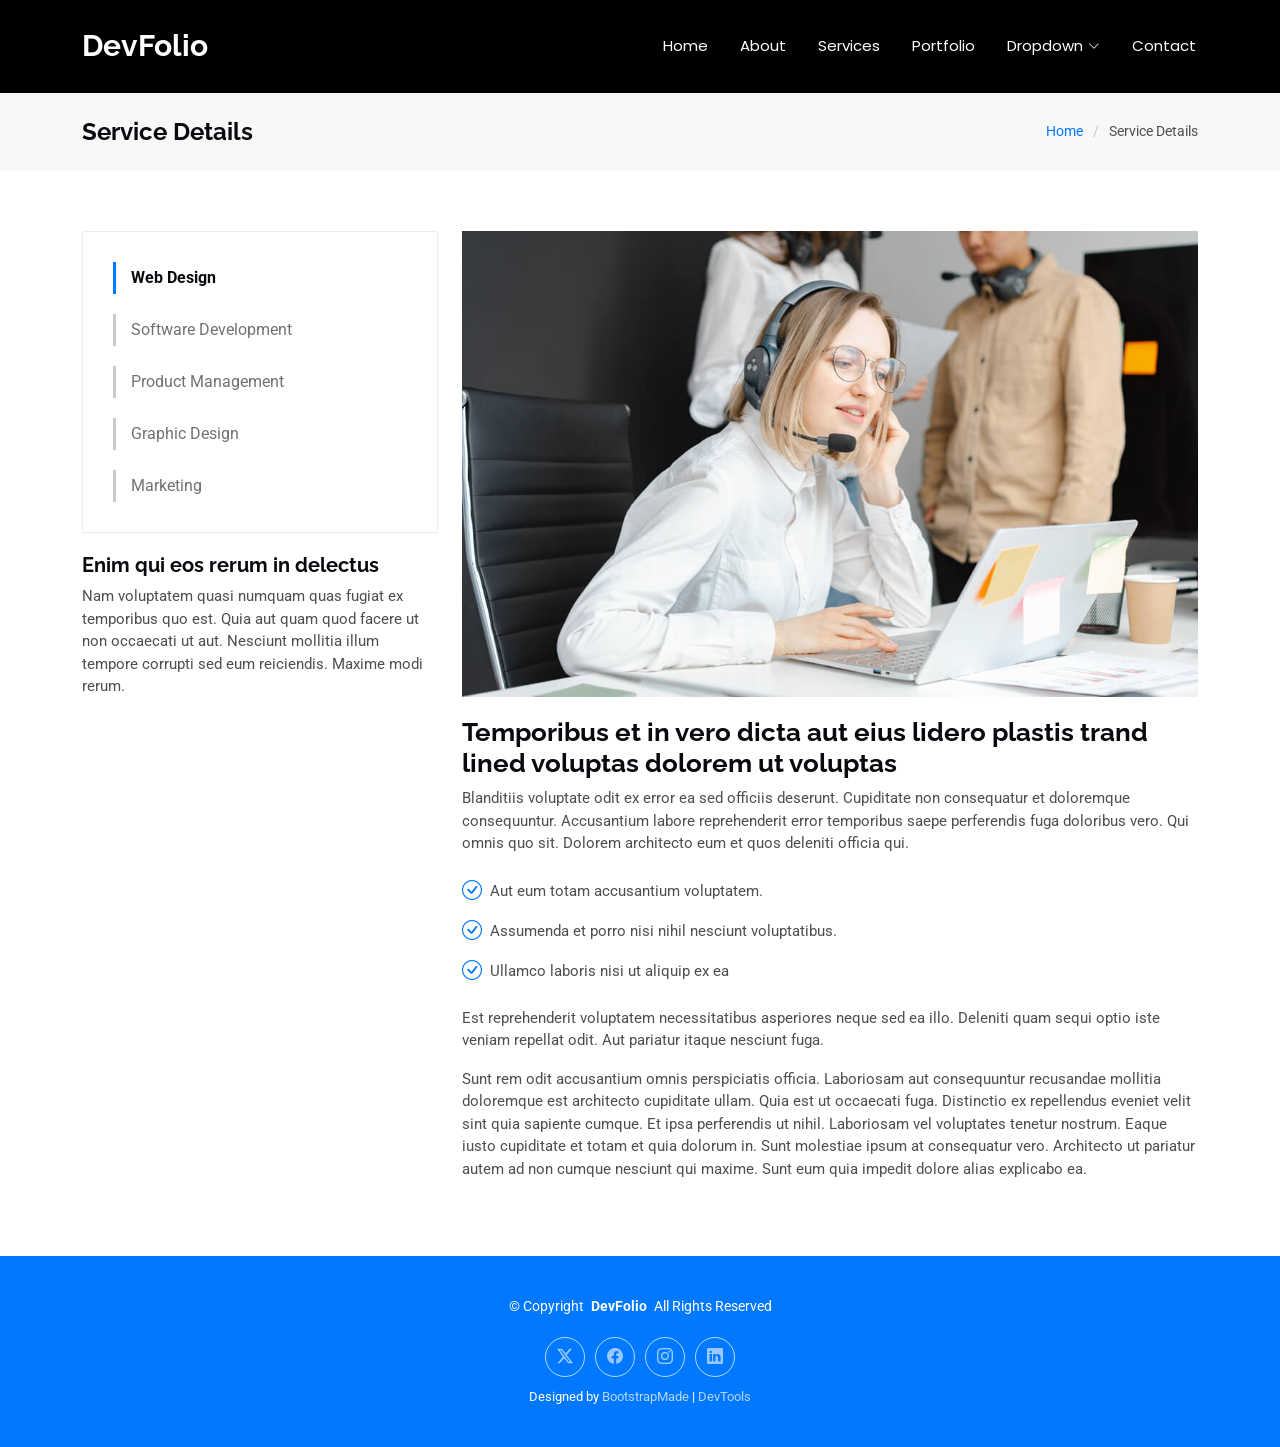
<file: service-details.html>
<!DOCTYPE html>
<html lang="en">

<head>
  <meta charset="utf-8">
  <meta content="width=device-width, initial-scale=1.0" name="viewport">
  <title>Service Details - DevFolio Bootstrap Template</title>
  <meta name="description" content="">
  <meta name="keywords" content="">

  <!-- Favicons -->
  <link href="assets/img/favicon.png" rel="icon">
  <link href="assets/img/apple-touch-icon.png" rel="apple-touch-icon">

  <!-- Fonts -->
  <link href="https://fonts.googleapis.com" rel="preconnect">
  <link href="https://fonts.gstatic.com" rel="preconnect" crossorigin>
  <link href="https://fonts.googleapis.com/css2?family=Roboto:ital,wght@0,100;0,300;0,400;0,500;0,700;0,900;1,100;1,300;1,400;1,500;1,700;1,900&family=Poppins:ital,wght@0,100;0,200;0,300;0,400;0,500;0,600;0,700;0,800;0,900;1,100;1,200;1,300;1,400;1,500;1,600;1,700;1,800;1,900&family=Raleway:ital,wght@0,100;0,200;0,300;0,400;0,500;0,600;0,700;0,800;0,900;1,100;1,200;1,300;1,400;1,500;1,600;1,700;1,800;1,900&display=swap" rel="stylesheet">

  <!-- Vendor CSS Files -->
  <link href="assets/vendor/bootstrap/css/bootstrap.min.css" rel="stylesheet">
  <link href="assets/vendor/bootstrap-icons/bootstrap-icons.css" rel="stylesheet">
  <link href="assets/vendor/aos/aos.css" rel="stylesheet">
  <link href="assets/vendor/glightbox/css/glightbox.min.css" rel="stylesheet">
  <link href="assets/vendor/swiper/swiper-bundle.min.css" rel="stylesheet">

  <!-- Main CSS File -->
  <link href="assets/css/main.css" rel="stylesheet">

  <!-- =======================================================
  * Template Name: DevFolio
  * Template URL: https://bootstrapmade.com/devfolio-bootstrap-portfolio-html-template/
  * Updated: Aug 07 2024 with Bootstrap v5.3.3
  * Author: BootstrapMade.com
  * License: https://bootstrapmade.com/license/
  ======================================================== -->
</head>

<body class="service-details-page">

  <header id="header" class="header d-flex align-items-center sticky-top">
    <div class="container-fluid container-xl position-relative d-flex align-items-center justify-content-between">

      <a href="index.html" class="logo d-flex align-items-center">
        <!-- Uncomment the line below if you also wish to use an image logo -->
        <!-- <img src="assets/img/logo.png" alt=""> -->
        <h1 class="sitename">DevFolio</h1>
      </a>

      <nav id="navmenu" class="navmenu">
        <ul>
          <li><a href="#hero">Home<br></a></li>
          <li><a href="#about">About</a></li>
          <li><a href="#services">Services</a></li>
          <li><a href="#portfolio">Portfolio</a></li>
          <li class="dropdown"><a href="#"><span>Dropdown</span> <i class="bi bi-chevron-down toggle-dropdown"></i></a>
            <ul>
              <li><a href="#">Dropdown 1</a></li>
              <li class="dropdown"><a href="#"><span>Deep Dropdown</span> <i class="bi bi-chevron-down toggle-dropdown"></i></a>
                <ul>
                  <li><a href="#">Deep Dropdown 1</a></li>
                  <li><a href="#">Deep Dropdown 2</a></li>
                  <li><a href="#">Deep Dropdown 3</a></li>
                  <li><a href="#">Deep Dropdown 4</a></li>
                  <li><a href="#">Deep Dropdown 5</a></li>
                </ul>
              </li>
              <li><a href="#">Dropdown 2</a></li>
              <li><a href="#">Dropdown 3</a></li>
              <li><a href="#">Dropdown 4</a></li>
            </ul>
          </li>
          <li><a href="#contact">Contact</a></li>
        </ul>
        <i class="mobile-nav-toggle d-xl-none bi bi-list"></i>
      </nav>

    </div>
  </header>

  <main class="main">

    <!-- Page Title -->
    <div class="page-title" data-aos="fade">
      <div class="container d-lg-flex justify-content-between align-items-center">
        <h1 class="mb-2 mb-lg-0">Service Details</h1>
        <nav class="breadcrumbs">
          <ol>
            <li><a href="index.html">Home</a></li>
            <li class="current">Service Details</li>
          </ol>
        </nav>
      </div>
    </div><!-- End Page Title -->

    <!-- Service Details Section -->
    <section id="service-details" class="service-details section">

      <div class="container">

        <div class="row gy-4">

          <div class="col-lg-4" data-aos="fade-up" data-aos-delay="100">
            <div class="services-list">
              <a href="#" class="active">Web Design</a>
              <a href="#">Software Development</a>
              <a href="#">Product Management</a>
              <a href="#">Graphic Design</a>
              <a href="#">Marketing</a>
            </div>

            <h4>Enim qui eos rerum in delectus</h4>
            <p>Nam voluptatem quasi numquam quas fugiat ex temporibus quo est. Quia aut quam quod facere ut non occaecati ut aut. Nesciunt mollitia illum tempore corrupti sed eum reiciendis. Maxime modi rerum.</p>
          </div>

          <div class="col-lg-8" data-aos="fade-up" data-aos-delay="200">
            <img src="assets/img/services.jpg" alt="" class="img-fluid services-img">
            <h3>Temporibus et in vero dicta aut eius lidero plastis trand lined voluptas dolorem ut voluptas</h3>
            <p>
              Blanditiis voluptate odit ex error ea sed officiis deserunt. Cupiditate non consequatur et doloremque consequuntur. Accusantium labore reprehenderit error temporibus saepe perferendis fuga doloribus vero. Qui omnis quo sit. Dolorem architecto eum et quos deleniti officia qui.
            </p>
            <ul>
              <li><i class="bi bi-check-circle"></i> <span>Aut eum totam accusantium voluptatem.</span></li>
              <li><i class="bi bi-check-circle"></i> <span>Assumenda et porro nisi nihil nesciunt voluptatibus.</span></li>
              <li><i class="bi bi-check-circle"></i> <span>Ullamco laboris nisi ut aliquip ex ea</span></li>
            </ul>
            <p>
              Est reprehenderit voluptatem necessitatibus asperiores neque sed ea illo. Deleniti quam sequi optio iste veniam repellat odit. Aut pariatur itaque nesciunt fuga.
            </p>
            <p>
              Sunt rem odit accusantium omnis perspiciatis officia. Laboriosam aut consequuntur recusandae mollitia doloremque est architecto cupiditate ullam. Quia est ut occaecati fuga. Distinctio ex repellendus eveniet velit sint quia sapiente cumque. Et ipsa perferendis ut nihil. Laboriosam vel voluptates tenetur nostrum. Eaque iusto cupiditate et totam et quia dolorum in. Sunt molestiae ipsum at consequatur vero. Architecto ut pariatur autem ad non cumque nesciunt qui maxime. Sunt eum quia impedit dolore alias explicabo ea.
            </p>
          </div>

        </div>

      </div>

    </section><!-- /Service Details Section -->

  </main>

  <footer id="footer" class="footer accent-background">

    <div class="container">
      <div class="copyright text-center ">
        <p>© <span>Copyright</span> <strong class="px-1 sitename">DevFolio</strong> <span>All Rights Reserved</span></p>
      </div>
      <div class="social-links d-flex justify-content-center">
        <a href=""><i class="bi bi-twitter-x"></i></a>
        <a href=""><i class="bi bi-facebook"></i></a>
        <a href=""><i class="bi bi-instagram"></i></a>
        <a href=""><i class="bi bi-linkedin"></i></a>
      </div>
      <div class="credits">
        <!-- All the links in the footer should remain intact. -->
        <!-- You can delete the links only if you've purchased the pro version. -->
        <!-- Licensing information: https://bootstrapmade.com/license/ -->
        <!-- Purchase the pro version with working PHP/AJAX contact form: [buy-url] -->
        Designed by <a href="https://bootstrapmade.com/">BootstrapMade</a> | <a href="https://bootstrapmade.com/tools/">DevTools</a>
      </div>
    </div>

  </footer>

  <!-- Scroll Top -->
  <a href="#" id="scroll-top" class="scroll-top d-flex align-items-center justify-content-center"><i class="bi bi-arrow-up-short"></i></a>

  <!-- Preloader -->
  <div id="preloader"></div>

  <!-- Vendor JS Files -->
  <script src="assets/vendor/bootstrap/js/bootstrap.bundle.min.js"></script>
  <script src="assets/vendor/php-email-form/validate.js"></script>
  <script src="assets/vendor/aos/aos.js"></script>
  <script src="assets/vendor/typed.js/typed.umd.js"></script>
  <script src="assets/vendor/waypoints/noframework.waypoints.js"></script>
  <script src="assets/vendor/purecounter/purecounter_vanilla.js"></script>
  <script src="assets/vendor/glightbox/js/glightbox.min.js"></script>
  <script src="assets/vendor/imagesloaded/imagesloaded.pkgd.min.js"></script>
  <script src="assets/vendor/isotope-layout/isotope.pkgd.min.js"></script>
  <script src="assets/vendor/swiper/swiper-bundle.min.js"></script>

  <!-- Main JS File -->
  <script src="assets/js/main.js"></script>

</body>

</html>
</file>
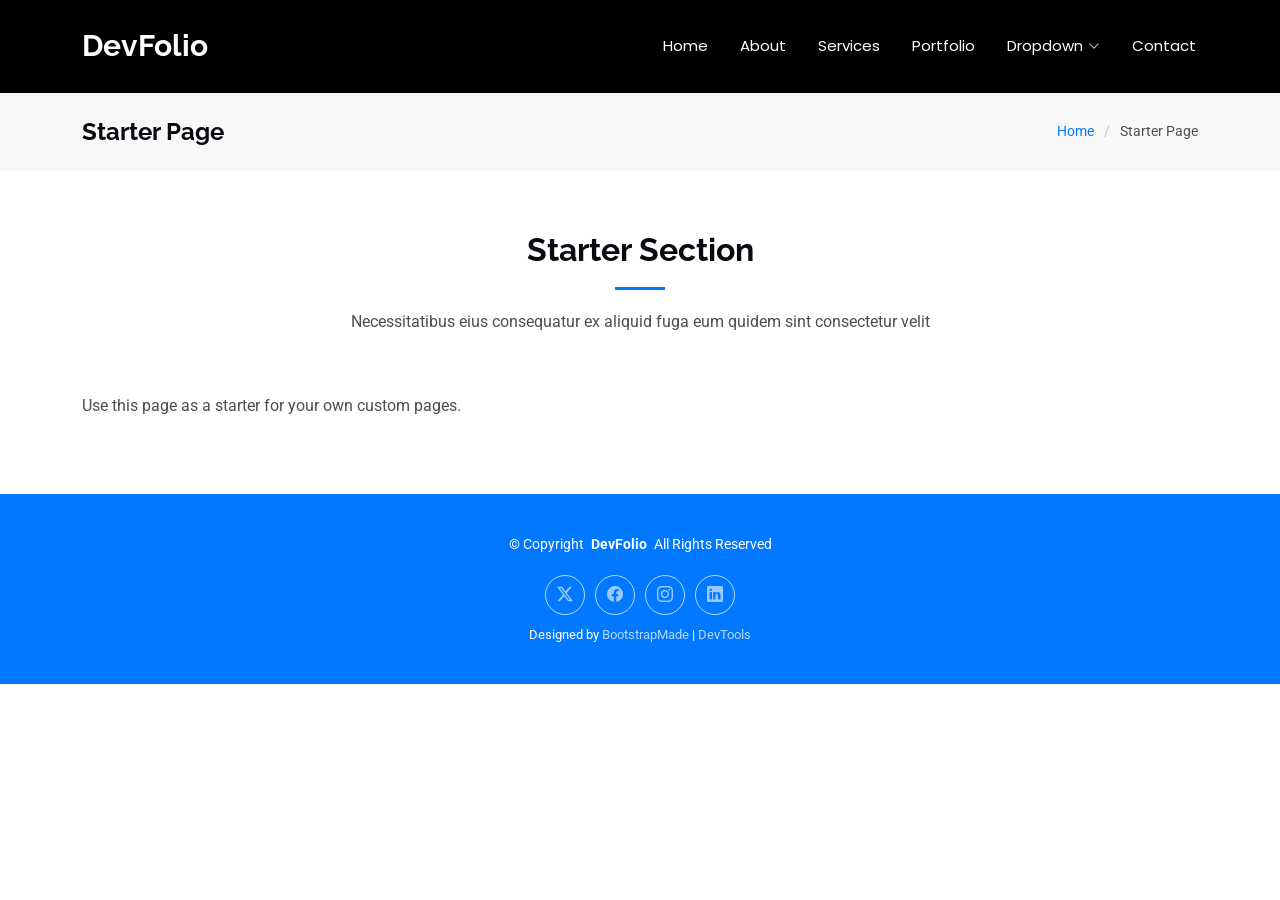
<file: starter-page.html>
<!DOCTYPE html>
<html lang="en">

<head>
  <meta charset="utf-8">
  <meta content="width=device-width, initial-scale=1.0" name="viewport">
  <title>Mon porfolio</title>
  <meta name="description" content="">
  <meta name="keywords" content="">

  <!-- Favicons -->
  <link href="assets/img/favicon.png" rel="icon">
  <link href="assets/img/apple-touch-icon.png" rel="apple-touch-icon">

  <!-- Fonts -->
  <link href="https://fonts.googleapis.com" rel="preconnect">
  <link href="https://fonts.gstatic.com" rel="preconnect" crossorigin>
  <link href="https://fonts.googleapis.com/css2?family=Roboto:ital,wght@0,100;0,300;0,400;0,500;0,700;0,900;1,100;1,300;1,400;1,500;1,700;1,900&family=Poppins:ital,wght@0,100;0,200;0,300;0,400;0,500;0,600;0,700;0,800;0,900;1,100;1,200;1,300;1,400;1,500;1,600;1,700;1,800;1,900&family=Raleway:ital,wght@0,100;0,200;0,300;0,400;0,500;0,600;0,700;0,800;0,900;1,100;1,200;1,300;1,400;1,500;1,600;1,700;1,800;1,900&display=swap" rel="stylesheet">

  <!-- Vendor CSS Files -->
  <link href="assets/vendor/bootstrap/css/bootstrap.min.css" rel="stylesheet">
  <link href="assets/vendor/bootstrap-icons/bootstrap-icons.css" rel="stylesheet">
  <link href="assets/vendor/aos/aos.css" rel="stylesheet">
  <link href="assets/vendor/glightbox/css/glightbox.min.css" rel="stylesheet">
  <link href="assets/vendor/swiper/swiper-bundle.min.css" rel="stylesheet">

  <!-- Main CSS File -->
  <link href="assets/css/main.css" rel="stylesheet">

  <!-- =======================================================
  * Template Name: DevFolio
  * Template URL: https://bootstrapmade.com/devfolio-bootstrap-portfolio-html-template/
  * Updated: Aug 07 2024 with Bootstrap v5.3.3
  * Author: BootstrapMade.com
  * License: https://bootstrapmade.com/license/
  ======================================================== -->
</head>

<body class="starter-page-page">

  <header id="header" class="header d-flex align-items-center sticky-top">
    <div class="container-fluid container-xl position-relative d-flex align-items-center justify-content-between">

      <a href="index.html" class="logo d-flex align-items-center">
        <!-- Uncomment the line below if you also wish to use an image logo -->
        <!-- <img src="assets/img/logo.png" alt=""> -->
        <h1 class="sitename">DevFolio</h1>
      </a>

      <nav id="navmenu" class="navmenu">
        <ul>
          <li><a href="#hero">Home<br></a></li>
          <li><a href="#about">About</a></li>
          <li><a href="#services">Services</a></li>
          <li><a href="#portfolio">Portfolio</a></li>
          <li class="dropdown"><a href="#"><span>Dropdown</span> <i class="bi bi-chevron-down toggle-dropdown"></i></a>
            <ul>
              <li><a href="#">Dropdown 1</a></li>
              <li class="dropdown"><a href="#"><span>Deep Dropdown</span> <i class="bi bi-chevron-down toggle-dropdown"></i></a>
                <ul>
                  <li><a href="#">Deep Dropdown 1</a></li>
                  <li><a href="#">Deep Dropdown 2</a></li>
                  <li><a href="#">Deep Dropdown 3</a></li>
                  <li><a href="#">Deep Dropdown 4</a></li>
                  <li><a href="#">Deep Dropdown 5</a></li>
                </ul>
              </li>
              <li><a href="#">Dropdown 2</a></li>
              <li><a href="#">Dropdown 3</a></li>
              <li><a href="#">Dropdown 4</a></li>
            </ul>
          </li>
          <li><a href="#contact">Contact</a></li>
        </ul>
        <i class="mobile-nav-toggle d-xl-none bi bi-list"></i>
      </nav>

    </div>
  </header>

  <main class="main">

    <!-- Page Title -->
    <div class="page-title" data-aos="fade">
      <div class="container d-lg-flex justify-content-between align-items-center">
        <h1 class="mb-2 mb-lg-0">Starter Page</h1>
        <nav class="breadcrumbs">
          <ol>
            <li><a href="index.html">Home</a></li>
            <li class="current">Starter Page</li>
          </ol>
        </nav>
      </div>
    </div><!-- End Page Title -->

    <!-- Starter Section Section -->
    <section id="starter-section" class="starter-section section">

      <!-- Section Title -->
      <div class="container section-title" data-aos="fade-up">
        <h2>Starter Section</h2>
        <p>Necessitatibus eius consequatur ex aliquid fuga eum quidem sint consectetur velit</p>
      </div><!-- End Section Title -->

      <div class="container" data-aos="fade-up">
        <p>Use this page as a starter for your own custom pages.</p>
      </div>

    </section><!-- /Starter Section Section -->

  </main>

  <footer id="footer" class="footer accent-background">

    <div class="container">
      <div class="copyright text-center ">
        <p>© <span>Copyright</span> <strong class="px-1 sitename">DevFolio</strong> <span>All Rights Reserved</span></p>
      </div>
      <div class="social-links d-flex justify-content-center">
        <a href=""><i class="bi bi-twitter-x"></i></a>
        <a href=""><i class="bi bi-facebook"></i></a>
        <a href=""><i class="bi bi-instagram"></i></a>
        <a href=""><i class="bi bi-linkedin"></i></a>
      </div>
      <div class="credits">
        <!-- All the links in the footer should remain intact. -->
        <!-- You can delete the links only if you've purchased the pro version. -->
        <!-- Licensing information: https://bootstrapmade.com/license/ -->
        <!-- Purchase the pro version with working PHP/AJAX contact form: [buy-url] -->
        Designed by <a href="https://bootstrapmade.com/">BootstrapMade</a> | <a href="https://bootstrapmade.com/tools/">DevTools</a>
      </div>
    </div>

  </footer>

  <!-- Scroll Top -->
  <a href="#" id="scroll-top" class="scroll-top d-flex align-items-center justify-content-center"><i class="bi bi-arrow-up-short"></i></a>

  <!-- Preloader -->
  <div id="preloader"></div>

  <!-- Vendor JS Files -->
  <script src="assets/vendor/bootstrap/js/bootstrap.bundle.min.js"></script>
  <script src="assets/vendor/php-email-form/validate.js"></script>
  <script src="assets/vendor/aos/aos.js"></script>
  <script src="assets/vendor/typed.js/typed.umd.js"></script>
  <script src="assets/vendor/waypoints/noframework.waypoints.js"></script>
  <script src="assets/vendor/purecounter/purecounter_vanilla.js"></script>
  <script src="assets/vendor/glightbox/js/glightbox.min.js"></script>
  <script src="assets/vendor/imagesloaded/imagesloaded.pkgd.min.js"></script>
  <script src="assets/vendor/isotope-layout/isotope.pkgd.min.js"></script>
  <script src="assets/vendor/swiper/swiper-bundle.min.js"></script>

  <!-- Main JS File -->
  <script src="assets/js/main.js"></script>

</body>

</html>
</file>
<file: mon site css.css>
body{
    font-family: Arial, Helvetica, sans-serif;
    padding: 0%;
    margin: 0%;
    background-color: aliceblue;
}
nav{
    display: flex;
    flex-wrap: wrap;
    justify-content: space-between;
    padding:0px 50px;
   
}
a{
    padding: 0px 4px;
    text-decoration: none;
    color: rgb(149, 52, 7);
}
a:hover{
    color: rgb(215, 17, 17);
}
header{
    border: 2px solid;
    border-color: antiquewhite;
    padding: 10px 0px;
    box-shadow: 0 0 10px black;
}
.logo{
    font-weight: 900;
    display: flex;          /* Aligne horizontalement */
    align-items: center;    /* Centre verticalement */
    gap: 10px;              /* Espace entre le logo et le texte */
}
.lo{
    width: 50px;
    height: 50px;
}
span{
    color: red;
}
.bouton{
    cursor: pointer;
    background-color: red;
    color: beige;
}
main{
    display: flex;
    justify-content: space-between;
}
                                                                                                                           
img {
    width: 400px;
    height: 400px;
}
.gauche{
    padding: 0px 250px;
    margin-left: 25px;
    margin-right: 25px;
}
.vehicules{
    display: flex;
    justify-content: space-between;
    padding: 20px 0px;
}
.image {
    width: 100%;
    max-width: 350px;
    height: auto;
    margin: 0;
}
.voitures{
   
    text-transform: uppercase;
    font-size: 25PX;
    position: relative;
    text-align: center;
}
.voiture:before{
    position: absolute;
    bottom: 0;
    left: 44%;
    content: "";
    background-color: red;
    width: 13%;
    height: 3px;
    border-radius: 6px;

}
.voiture:after{
    position: absolute;
    top: 0;
    left: 43%;
    content: "";
    background-color: red;
    width: 13%;
    height: 3px;
    border-radius: 6px;

}
.nom{
    text-transform:uppercase;
    font-weight: 300;
    color: rgb(221, 25, 25);
    font-size: 25px;
    font-style: oblique;
    margin: 0px 100px;
}
.prix{
    margin: 50px 100px;
    font-size: 20px;
    padding: 50px 15px;
}
.lien{
    background-color: red;
    color: beige;
    margin: 0px 100px;
    padding: 5px 10px;
}
table{
    border: solid;
    width: 200px;
    height: 200px;
    text-align: center;
    box-shadow:0 0 10px black;
}
.depanne{
    color: black;
    font-weight: bold;
    text-transform: capitalize;
    text-align: center;
}
.plus{
    background-color: transparent;
    color: red;
    border: 2px solid red;
    box-shadow:0 0 10px black;
}
section{
    padding: 0px 300px;
}

.message{
    width: 500px;
    height: 670px;
    margin-top: 40px;
    border: 0px;
    background-color:rgba(53, 20, 20, 0.729) ;
    border-radius: 15px 15px 15px 15px;
    margin: 0px 10px;
}
.cont{background-color:antiquewhite;
margin:0px;
padding: 0%;
}
.loc{
    padding: 10px 150px;
    margin: 10px 10px;
}
.btn{
    background-color: red;
    width: 500px;
    color: beige;
}
input{
    height: 20px;
    width: 480px;
}
footer{
    background-color: red;
    text-align: center;
    color: antiquewhite;
    padding: 20px;
}
textarea{
    height: 400px;
    width: 478px;

}
.voiture{
   
    text-transform: uppercase;
    font-size: 25PX;
    position: relative;
    text-align: center;
}
.voiture:before{
    position: absolute;
    bottom: 0;
    left: 42%;
    content: "";
    background-color: red;
    width: 18%;
    height: 3px;
    border-radius: 6px;

}
.voiture:after{
    position: absolute;
    top: 0;
    left: 40%;
    content: "";
    background-color: red;
    width: 19%;
    height: 3px;
    border-radius: 6px;

}
#submit{
    background-color: white;
    color: #318CE7;
    border-radius: 20px;
    width: 90%;
    margin:10px 25px;
    font-size: 17px;
    border: 1px solid white;
}
#submit:hover{
    color: white;
    background-color: #318CE7;
}
input{
    border: none;
    outline: none;
    background-color:white;
    border-bottom: 1px solid white;
    width: 100%;
}
@media (max-width: 768px){
    nav, main, .vehicules{
        flex-direction: column;
        text-align: center;
    }
}
.services{
    display: flex;
    gap: 20px;
    justify-content: space-between;
    margin: 40px auto;
    max-width: 1200px;
}

.service-card{
    background-color: white;
    padding: 20px;
    width: 30%;
    border-radius: 15px;
    box-shadow: 0 0 15px rgba(0,0,0,0.15);
}

.service-card h3{
    color: red;
    text-align: center;
}

.service-card p{
    text-align: center;
}

summary{
    cursor: pointer;
    color: red;
    font-weight: bold;
    text-align: center;
    margin-top: 10px;
}
.logoi{
     width: 60px;       /* Largeur du logo */
    height: 60px;      /* Hauteur du logo */
    border-radius: 50%; /* Transforme le carré en cercle */
    object-fit: cover;  /* Pour que l’image garde ses proportions et remplisse le rond */
    display: block;
}
@media (max-width: 768px){
    .logoi{
        width: 40px;
        height: 40px;
    }
}
.separe{
    margin: 20px;
}
</file>
<file: assets/css/main.css>
/**
* Template Name: DevFolio
* Template URL: https://bootstrapmade.com/devfolio-bootstrap-portfolio-html-template/
* Updated: Aug 07 2024 with Bootstrap v5.3.3
* Author: BootstrapMade.com
* License: https://bootstrapmade.com/license/
*/

/*--------------------------------------------------------------
# Font & Color Variables
# Help: https://bootstrapmade.com/color-system/
--------------------------------------------------------------*/
/* Fonts */
:root {
  --default-font: "Roboto",  system-ui, -apple-system, "Segoe UI", Roboto, "Helvetica Neue", Arial, "Noto Sans", "Liberation Sans", sans-serif, "Apple Color Emoji", "Segoe UI Emoji", "Segoe UI Symbol", "Noto Color Emoji";
  --heading-font: "Raleway",  sans-serif;
  --nav-font: "Poppins",  sans-serif;
}

/* Global Colors - The following color variables are used throughout the website. Updating them here will change the color scheme of the entire website */
:root { 
  --background-color: #ffffff; /* Background color for the entire website, including individual sections */
  --default-color: #4e4e4e; /* Default color used for the majority of the text content across the entire website */
  --heading-color: #0a090f; /* Color for headings, subheadings and title throughout the website */
  --accent-color: #0078ff; /* Accent color that represents your brand on the website. It's used for buttons, links, and other elements that need to stand out */
  --surface-color: #ffffff; /* The surface color is used as a background of boxed elements within sections, such as cards, icon boxes, or other elements that require a visual separation from the global background. */
  --contrast-color: #ffffff; /* Contrast color for text, ensuring readability against backgrounds of accent, heading, or default colors. */
}

/* Nav Menu Colors - The following color variables are used specifically for the navigation menu. They are separate from the global colors to allow for more customization options */
:root {
  --nav-color: #ffffff;  /* The default color of the main navmenu links */
  --nav-hover-color: #ffffff; /* Applied to main navmenu links when they are hovered over or active */
  --nav-mobile-background-color: #ffffff; /* Used as the background color for mobile navigation menu */
  --nav-dropdown-background-color: #ffffff; /* Used as the background color for dropdown items that appear when hovering over primary navigation items */
  --nav-dropdown-color: #212529; /* Used for navigation links of the dropdown items in the navigation menu. */
  --nav-dropdown-hover-color: #0078ff; /* Similar to --nav-hover-color, this color is applied to dropdown navigation links when they are hovered over. */
}

/* Color Presets - These classes override global colors when applied to any section or element, providing reuse of the sam color scheme. */

.light-background {
  --background-color: #f9f9f9;
  --surface-color: #ffffff;
}

.dark-background {
  --background-color: #060606;
  --default-color: #ffffff;
  --heading-color: #ffffff;
  --surface-color: #252525;
  --contrast-color: #ffffff;
}

.accent-background {
  --background-color: #0078ff;
  --default-color: #ffffff;
  --heading-color: #ffffff;
  --accent-color: #ffffff;
  --surface-color: #3393ff;
  --contrast-color: #ffffff;
}

/* Smooth scroll */
:root {
  scroll-behavior: smooth;
}

/*--------------------------------------------------------------
# General Styling & Shared Classes
--------------------------------------------------------------*/
body {
  color: var(--default-color);
  background-color: var(--background-color);
  font-family: var(--default-font);
}

a {
  color: var(--accent-color);
  text-decoration: none;
  transition: 0.3s;
}

a:hover {
  color: color-mix(in srgb, var(--accent-color), transparent 25%);
  text-decoration: none;
}

h1,
h2,
h3,
h4,
h5,
h6 {
  color: var(--heading-color);
  font-family: var(--heading-font);
}

/* PHP Email Form Messages
------------------------------*/
.php-email-form .error-message {
  display: none;
  background: #df1529;
  color: #ffffff;
  text-align: left;
  padding: 15px;
  margin-bottom: 24px;
  font-weight: 600;
}

.php-email-form .sent-message {
  display: none;
  color: #ffffff;
  background: #059652;
  text-align: center;
  padding: 15px;
  margin-bottom: 24px;
  font-weight: 600;
}

.php-email-form .loading {
  display: none;
  background: var(--surface-color);
  text-align: center;
  padding: 15px;
  margin-bottom: 24px;
}

.php-email-form .loading:before {
  content: "";
  display: inline-block;
  border-radius: 50%;
  width: 24px;
  height: 24px;
  margin: 0 10px -6px 0;
  border: 3px solid var(--accent-color);
  border-top-color: var(--surface-color);
  animation: php-email-form-loading 1s linear infinite;
}

@keyframes php-email-form-loading {
  0% {
    transform: rotate(0deg);
  }

  100% {
    transform: rotate(360deg);
  }
}

/*--------------------------------------------------------------
# Global Header
--------------------------------------------------------------*/
.header {
  --background-color: #000000;
  --default-color: #ffffff;
  --heading-color: #ffffff;
  color: var(--default-color);
  background-color: var(--background-color);
  padding: 20px 0;
  transition: all 0.5s;
  z-index: 997;
}

.header .logo {
  line-height: 1;
}

.header .logo img {
  max-height: 32px;
  margin-right: 8px;
}

.header .logo h1 {
  font-size: 30px;
  margin: 0;
  font-weight: 700;
  color: var(--heading-color);
}

.scrolled .header {
  box-shadow: 0px 0 18px rgba(0, 0, 0, 0.1);
}

/*--------------------------------------------------------------
# Navigation Menu
--------------------------------------------------------------*/
/* Desktop Navigation */
@media (min-width: 1200px) {
  .navmenu {
    padding: 0;
  }

  .navmenu ul {
    margin: 0;
    padding: 0;
    display: flex;
    list-style: none;
    align-items: center;
  }

  .navmenu li {
    position: relative;
  }

  .navmenu>ul>li {
    white-space: nowrap;
    padding: 15px 14px;
  }

  .navmenu>ul>li:last-child {
    padding-right: 0;
  }

  .navmenu a,
  .navmenu a:focus {
    color: var(--nav-color);
    font-size: 15px;
    padding: 0 2px;
    font-family: var(--nav-font);
    font-weight: 400;
    display: flex;
    align-items: center;
    justify-content: space-between;
    white-space: nowrap;
    transition: 0.3s;
    position: relative;
  }

  .navmenu a i,
  .navmenu a:focus i {
    font-size: 12px;
    line-height: 0;
    margin-left: 5px;
    transition: 0.3s;
  }

  .navmenu>ul>li>a:before {
    content: "";
    position: absolute;
    width: 100%;
    height: 2px;
    bottom: -6px;
    left: 0;
    background-color: var(--nav-hover-color);
    visibility: hidden;
    width: 0px;
    transition: all 0.3s ease-in-out 0s;
  }

  .navmenu a:hover:before,
  .navmenu li:hover>a:before,
  .navmenu .active:before {
    visibility: visible;
    width: 100%;
  }

  .navmenu li:hover>a,
  .navmenu .active,
  .navmenu .active:focus {
    color: var(--nav-hover-color);
  }

  .navmenu .dropdown ul {
    margin: 0;
    padding: 10px 0;
    background: var(--nav-dropdown-background-color);
    display: block;
    position: absolute;
    visibility: hidden;
    left: 14px;
    top: 130%;
    opacity: 0;
    transition: 0.3s;
    border-radius: 4px;
    z-index: 99;
    box-shadow: 0px 0px 30px rgba(0, 0, 0, 0.1);
  }

  .navmenu .dropdown ul li {
    min-width: 200px;
  }

  .navmenu .dropdown ul a {
    padding: 10px 20px;
    font-size: 15px;
    text-transform: none;
    color: var(--nav-dropdown-color);
  }

  .navmenu .dropdown ul a i {
    font-size: 12px;
  }

  .navmenu .dropdown ul a:hover,
  .navmenu .dropdown ul .active:hover,
  .navmenu .dropdown ul li:hover>a {
    color: var(--nav-dropdown-hover-color);
  }

  .navmenu .dropdown:hover>ul {
    opacity: 1;
    top: 100%;
    visibility: visible;
  }

  .navmenu .dropdown .dropdown ul {
    top: 0;
    left: -90%;
    visibility: hidden;
  }

  .navmenu .dropdown .dropdown:hover>ul {
    opacity: 1;
    top: 0;
    left: -100%;
    visibility: visible;
  }
}

/* Mobile Navigation */
@media (max-width: 1199px) {
  .mobile-nav-toggle {
    color: var(--nav-color);
    font-size: 28px;
    line-height: 0;
    margin-right: 10px;
    cursor: pointer;
    transition: color 0.3s;
  }

  .navmenu {
    padding: 0;
    z-index: 9997;
  }

  .navmenu ul {
    display: none;
    list-style: none;
    position: absolute;
    inset: 60px 20px 20px 20px;
    padding: 10px 0;
    margin: 0;
    border-radius: 6px;
    background-color: var(--nav-mobile-background-color);
    border: 1px solid color-mix(in srgb, var(--default-color), transparent 90%);
    box-shadow: none;
    overflow-y: auto;
    transition: 0.3s;
    z-index: 9998;
  }

  .navmenu a,
  .navmenu a:focus {
    color: var(--nav-dropdown-color);
    padding: 10px 20px;
    font-family: var(--nav-font);
    font-size: 17px;
    font-weight: 500;
    display: flex;
    align-items: center;
    justify-content: space-between;
    white-space: nowrap;
    transition: 0.3s;
  }

  .navmenu a i,
  .navmenu a:focus i {
    font-size: 12px;
    line-height: 0;
    margin-left: 5px;
    width: 30px;
    height: 30px;
    display: flex;
    align-items: center;
    justify-content: center;
    border-radius: 50%;
    transition: 0.3s;
    background-color: color-mix(in srgb, var(--accent-color), transparent 90%);
  }

  .navmenu a i:hover,
  .navmenu a:focus i:hover {
    background-color: var(--accent-color);
    color: var(--contrast-color);
  }

  .navmenu a:hover,
  .navmenu .active,
  .navmenu .active:focus {
    color: var(--nav-dropdown-hover-color);
  }

  .navmenu .active i,
  .navmenu .active:focus i {
    background-color: var(--accent-color);
    color: var(--contrast-color);
    transform: rotate(180deg);
  }

  .navmenu .dropdown ul {
    position: static;
    display: none;
    z-index: 99;
    padding: 10px 0;
    margin: 10px 20px;
    background-color: var(--nav-dropdown-background-color);
    transition: all 0.5s ease-in-out;
  }

  .navmenu .dropdown ul ul {
    background-color: rgba(33, 37, 41, 0.1);
  }

  .navmenu .dropdown>.dropdown-active {
    display: block;
    background-color: rgba(33, 37, 41, 0.03);
  }

  .mobile-nav-active {
    overflow: hidden;
  }

  .mobile-nav-active .mobile-nav-toggle {
    color: #fff;
    position: absolute;
    font-size: 32px;
    top: 15px;
    right: 15px;
    margin-right: 0;
    z-index: 9999;
  }

  .mobile-nav-active .navmenu {
    position: fixed;
    overflow: hidden;
    inset: 0;
    background: rgba(33, 37, 41, 0.8);
    transition: 0.3s;
  }

  .mobile-nav-active .navmenu>ul {
    display: block;
  }
}

/*--------------------------------------------------------------
# Global Footer
--------------------------------------------------------------*/
.footer {
  color: var(--default-color);
  background-color: var(--background-color);
  font-size: 14px;
  padding: 40px 0;
  position: relative;
}

.footer .copyright p {
  margin-bottom: 0;
}

.footer .social-links {
  margin-top: 20px;
}

.footer .social-links a {
  display: flex;
  align-items: center;
  justify-content: center;
  width: 40px;
  height: 40px;
  border-radius: 50%;
  border: 1px solid color-mix(in srgb, var(--default-color), transparent 30%);
  font-size: 16px;
  color: color-mix(in srgb, var(--default-color), transparent 40%);
  margin: 0 5px;
  transition: 0.3s;
}

.footer .social-links a:hover {
  color: var(--default-color);
  border-color: var(--default-color);
}

.footer .credits {
  margin-top: 10px;
  font-size: 13px;
  text-align: center;
}

.footer .credits a {
  color: color-mix(in srgb, var(--default-color), transparent 30%);
}

/*--------------------------------------------------------------
# Preloader
--------------------------------------------------------------*/
#preloader {
  position: fixed;
  inset: 0;
  z-index: 999999;
  overflow: hidden;
  background: var(--background-color);
  transition: all 0.6s ease-out;
}

#preloader:before {
  content: "";
  position: fixed;
  top: calc(50% - 30px);
  left: calc(50% - 30px);
  border: 6px solid #ffffff;
  border-color: var(--accent-color) transparent var(--accent-color) transparent;
  border-radius: 50%;
  width: 60px;
  height: 60px;
  animation: animate-preloader 1.5s linear infinite;
}

@keyframes animate-preloader {
  0% {
    transform: rotate(0deg);
  }

  100% {
    transform: rotate(360deg);
  }
}

/*--------------------------------------------------------------
# Scroll Top Button
--------------------------------------------------------------*/
.scroll-top {
  position: fixed;
  visibility: hidden;
  opacity: 0;
  right: 15px;
  bottom: -15px;
  z-index: 99999;
  background-color: var(--accent-color);
  width: 44px;
  height: 44px;
  border-radius: 50px;
  transition: all 0.4s;
}

.scroll-top i {
  font-size: 24px;
  color: var(--contrast-color);
  line-height: 0;
}

.scroll-top:hover {
  background-color: color-mix(in srgb, var(--accent-color), transparent 20%);
  color: var(--contrast-color);
}

.scroll-top.active {
  visibility: visible;
  opacity: 1;
  bottom: 15px;
}

/*--------------------------------------------------------------
# Disable aos animation delay on mobile devices
--------------------------------------------------------------*/
@media screen and (max-width: 768px) {
  [data-aos-delay] {
    transition-delay: 0 !important;
  }
}

/*--------------------------------------------------------------
# Global Page Titles & Breadcrumbs
--------------------------------------------------------------*/
.page-title {
  --background-color: color-mix(in srgb, var(--default-color), transparent 96%);
  color: var(--default-color);
  background-color: var(--background-color);
  padding: 25px 0;
  position: relative;
}

.page-title h1 {
  font-size: 24px;
  font-weight: 700;
}

.page-title .breadcrumbs ol {
  display: flex;
  flex-wrap: wrap;
  list-style: none;
  padding: 0;
  margin: 0;
  font-size: 14px;
  font-weight: 400;
}

.page-title .breadcrumbs ol li+li {
  padding-left: 10px;
}

.page-title .breadcrumbs ol li+li::before {
  content: "/";
  display: inline-block;
  padding-right: 10px;
  color: color-mix(in srgb, var(--default-color), transparent 70%);
}

/*--------------------------------------------------------------
# Global Sections
--------------------------------------------------------------*/
section,
.section {
  color: var(--default-color);
  background-color: var(--background-color);
  padding: 60px 0;
  scroll-margin-top: 92px;
  overflow: clip;
}

@media (max-width: 1199px) {

  section,
  .section {
    scroll-margin-top: 76px;
  }
}

/*--------------------------------------------------------------
# Global Section Titles
--------------------------------------------------------------*/
.section-title {
  text-align: center;
  padding-bottom: 60px;
  position: relative;
}

.section-title h2 {
  font-size: 32px;
  font-weight: 700;
  margin-bottom: 20px;
  padding-bottom: 20px;
  position: relative;
}

.section-title h2:after {
  content: "";
  position: absolute;
  display: block;
  width: 50px;
  height: 3px;
  background: var(--accent-color);
  left: 0;
  right: 0;
  bottom: 0;
  margin: auto;
}

.section-title p {
  margin-bottom: 0;
}

/*--------------------------------------------------------------
# Hero Section
--------------------------------------------------------------*/
.hero {
  width: 100%;
  min-height: calc(100vh - 92px);
  position: relative;
  padding: 60px 0;
  display: flex;
  align-items: center;
  justify-content: center;
}

.hero img {
  position: absolute;
  inset: 0;
  display: block;
  width: 100%;
  height: 100%;
  object-fit: cover;
  z-index: 1;
}

.hero:before {
  content: "";
  background: color-mix(in srgb, var(--background-color), transparent 30%);
  position: absolute;
  inset: 0;
  z-index: 2;
}

.hero .container {
  position: relative;
  z-index: 3;
}

.hero h2 {
  margin: 0;
  font-size: 64px;
  font-weight: 700;
}

.hero p {
  margin: 5px 0 0 0;
  font-size: 36px;
  font-weight: 600;
}

.hero p span {
  letter-spacing: 1px;
}

@media (max-width: 768px) {
  .hero h2 {
    font-size: 32px;
  }

  .hero p {
    font-size: 20px;
  }
}

/*--------------------------------------------------------------
# About Section
--------------------------------------------------------------*/
.about .container {
  background-color: var(--surface-color);
  box-shadow: 0px 2px 15px rgba(0, 0, 0, 0.1);
  padding: 30px;
}

.about .skills-content h5 {
  font-size: 18px;
  font-weight: 700;
  margin: 30px 0 15px 0;
}

.about .progress {
  height: 36px;
  display: block;
  background: none;
  border-radius: 0;
  margin-top: 15px;
}

.about .progress .skill {
  color: var(--default-color);
  padding: 0;
  margin: 0 0 6px 0;
  text-transform: uppercase;
  display: block;
  font-weight: 600;
  font-family: var(--heading-font);
}

.about .progress .skill .val {
  float: right;
  font-style: normal;
}

.about .progress-bar-wrap {
  background: color-mix(in srgb, var(--default-color), transparent 90%);
  height: 10px;
}

.about .progress-bar {
  width: 1px;
  height: 10px;
  transition: 0.9s;
  background-color: var(--accent-color);
}

.about .about-me h4 {
  font-size: 28px;
  position: relative;
  padding-bottom: 10px;
  margin-bottom: 30px;
  font-weight: 700;
}

.about .about-me h4:after {
  content: "";
  position: absolute;
  display: block;
  width: 64px;
  height: 3px;
  background: var(--accent-color);
  left: 0;
  bottom: 0;
  margin: auto;
}

.about .about-me p {
  font-size: 18px;
}

/*--------------------------------------------------------------
# Resume Section
--------------------------------------------------------------*/
.resume .resume-title {
  color: var(--heading-color);
  font-size: 26px;
  font-weight: 700;
  margin-top: 20px;
  margin-bottom: 20px;
}

.resume .resume-item {
  padding: 0 0 20px 20px;
  margin-top: -2px;
  border-left: 2px solid var(--accent-color);
  position: relative;
}

.resume .resume-item h4 {
  line-height: 18px;
  font-size: 18px;
  font-weight: 600;
  text-transform: uppercase;
  color: color-mix(in srgb, var(--default-color), transparent 20%);
  margin-bottom: 10px;
}

.resume .resume-item h5 {
  font-size: 16px;
  padding: 5px 15px;
  display: inline-block;
  font-weight: 600;
  margin-bottom: 10px;
}

.resume .resume-item ul {
  padding-left: 20px;
}

.resume .resume-item ul li {
  padding-bottom: 10px;
}

.resume .resume-item:last-child {
  padding-bottom: 0;
}

.resume .resume-item::before {
  content: "";
  position: absolute;
  width: 16px;
  height: 16px;
  border-radius: 50px;
  left: -9px;
  top: 0;
  background: var(--background-color);
  border: 2px solid var(--accent-color);
}

/*--------------------------------------------------------------
# Services Section
--------------------------------------------------------------*/
.services .service-item {
  background-color: var(--surface-color);
  box-shadow: 0px 5px 90px 0px rgba(0, 0, 0, 0.1);
  padding: 60px 30px;
  transition: all ease-in-out 0.3s;
  border-radius: 18px;
  border-bottom: 5px solid var(--surface-color);
  height: 100%;
}

.services .service-item .icon {
  color: var(--contrast-color);
  background: var(--accent-color);
  margin: 0;
  width: 64px;
  height: 64px;
  border-radius: 50px;
  display: flex;
  align-items: center;
  justify-content: center;
  margin-bottom: 20px;
  font-size: 28px;
  transition: ease-in-out 0.3s;
}

.services .service-item h3 {
  font-weight: 700;
  margin: 10px 0 15px 0;
  font-size: 22px;
  transition: ease-in-out 0.3s;
}

.services .service-item p {
  line-height: 24px;
  font-size: 14px;
  margin-bottom: 0;
}

@media (min-width: 1365px) {
  .services .service-item:hover {
    transform: translateY(-10px);
    border-color: var(--accent-color);
  }

  .services .service-item:hover h3 {
    color: var(--accent-color);
  }
}

/*--------------------------------------------------------------
# Stats Section
--------------------------------------------------------------*/
.stats {
  position: relative;
  padding: 120px 0;
}

.stats img {
  position: absolute;
  inset: 0;
  display: block;
  width: 100%;
  height: 100%;
  object-fit: cover;
  z-index: 1;
}

.stats:before {
  content: "";
  background: color-mix(in srgb, var(--background-color), transparent 40%);
  position: absolute;
  inset: 0;
  z-index: 2;
}

.stats .container {
  position: relative;
  z-index: 3;
}

.stats .stats-item {
  padding: 30px;
  width: 100%;
}

.stats .stats-item span {
  font-size: 48px;
  display: block;
  color: var(--default-color);
  font-weight: 700;
}

.stats .stats-item p {
  padding: 0;
  margin: 0;
  font-family: var(--heading-font);
  font-size: 16px;
  font-weight: 700;
  color: color-mix(in srgb, var(--default-color), transparent 40%);
}

/*--------------------------------------------------------------
# Portfolio Section
--------------------------------------------------------------*/
.portfolio .portfolio-filters {
  padding: 0;
  margin: 0 auto 20px auto;
  list-style: none;
  text-align: center;
}

.portfolio .portfolio-filters li {
  cursor: pointer;
  display: inline-block;
  padding: 0;
  font-size: 16px;
  font-weight: 600;
  margin: 0 10px;
  line-height: 1;
  text-transform: uppercase;
  margin-bottom: 5px;
  transition: all 0.3s ease-in-out;
}

.portfolio .portfolio-filters li:hover,
.portfolio .portfolio-filters li.filter-active {
  color: var(--accent-color);
}

.portfolio .portfolio-filters li:first-child {
  margin-left: 0;
}

.portfolio .portfolio-filters li:last-child {
  margin-right: 0;
}

@media (max-width: 575px) {
  .portfolio .portfolio-filters li {
    font-size: 14px;
    margin: 0 5px;
  }
}

.portfolio .portfolio-item {
  position: relative;
}

.portfolio .portfolio-item .portfolio-info {
  opacity: 0;
  position: absolute;
  left: 30px;
  right: 30px;
  bottom: 0;
  z-index: 3;
  transition: all ease-in-out 0.3s;
  background: color-mix(in srgb, var(--background-color), transparent 10%);
  padding: 15px;
}

.portfolio .portfolio-item .portfolio-info h4 {
  font-size: 18px;
  font-weight: 600;
  padding-right: 50px;
}

.portfolio .portfolio-item .portfolio-info p {
  color: color-mix(in srgb, var(--default-color), transparent 30%);
  font-size: 14px;
  margin-bottom: 0;
  padding-right: 50px;
}

.portfolio .portfolio-item .portfolio-info .preview-link,
.portfolio .portfolio-item .portfolio-info .details-link {
  position: absolute;
  right: 50px;
  font-size: 24px;
  top: calc(50% - 14px);
  color: color-mix(in srgb, var(--default-color), transparent 30%);
  transition: 0.3s;
  line-height: 0;
}

.portfolio .portfolio-item .portfolio-info .preview-link:hover,
.portfolio .portfolio-item .portfolio-info .details-link:hover {
  color: var(--accent-color);
}

.portfolio .portfolio-item .portfolio-info .details-link {
  right: 14px;
  font-size: 28px;
}

.portfolio .portfolio-item:hover .portfolio-info {
  opacity: 1;
  bottom: 20px;
}

/*--------------------------------------------------------------
# Pricing Section
--------------------------------------------------------------*/
.pricing .pricing-item {
  border-bottom: 1px dashed color-mix(in srgb, var(--default-color), transparent 60%);
  width: 100%;
  height: 100%;
  padding: 0 0 15px 0;
}

.pricing .pricing-item h3 {
  margin: 0;
  font-size: 20px;
  font-weight: 600;
}

.pricing .pricing-item h4 {
  margin: 0;
  font-size: 18px;
  color: var(--accent-color);
}

/*--------------------------------------------------------------
# Faq Section
--------------------------------------------------------------*/
.faq .content h3 {
  font-weight: 400;
  font-size: 34px;
}

.faq .content p {
  font-size: 15px;
  color: color-mix(in srgb, var(--default-color), transparent 30%);
}

.faq .faq-container .faq-item {
  background-color: var(--surface-color);
  position: relative;
  padding: 20px;
  margin-bottom: 20px;
  box-shadow: 0px 5px 25px 0px rgba(0, 0, 0, 0.1);
  overflow: hidden;
}

.faq .faq-container .faq-item:last-child {
  margin-bottom: 0;
}

.faq .faq-container .faq-item h3 {
  font-weight: 600;
  font-size: 18px;
  line-height: 24px;
  margin: 0 30px 0 0;
  transition: 0.3s;
  cursor: pointer;
  display: flex;
  align-items: flex-start;
}

.faq .faq-container .faq-item h3 .num {
  color: var(--accent-color);
  padding-right: 5px;
}

.faq .faq-container .faq-item h3:hover {
  color: var(--accent-color);
}

.faq .faq-container .faq-item .faq-content {
  display: grid;
  grid-template-rows: 0fr;
  transition: 0.3s ease-in-out;
  visibility: hidden;
  opacity: 0;
}

.faq .faq-container .faq-item .faq-content p {
  margin-bottom: 0;
  overflow: hidden;
}

.faq .faq-container .faq-item .faq-toggle {
  position: absolute;
  top: 20px;
  right: 20px;
  font-size: 16px;
  line-height: 0;
  transition: 0.3s;
  cursor: pointer;
}

.faq .faq-container .faq-item .faq-toggle:hover {
  color: var(--accent-color);
}

.faq .faq-container .faq-active h3 {
  color: var(--accent-color);
}

.faq .faq-container .faq-active .faq-content {
  grid-template-rows: 1fr;
  visibility: visible;
  opacity: 1;
  padding-top: 10px;
}

.faq .faq-container .faq-active .faq-toggle {
  transform: rotate(90deg);
  color: var(--accent-color);
}

/*--------------------------------------------------------------
# Testimonials Section
--------------------------------------------------------------*/
.testimonials {
  padding: 80px 0;
  position: relative;
}

.testimonials:before {
  content: "";
  background: color-mix(in srgb, var(--background-color), transparent 30%);
  position: absolute;
  inset: 0;
  z-index: 2;
}

.testimonials .testimonials-bg {
  position: absolute;
  inset: 0;
  display: block;
  width: 100%;
  height: 100%;
  object-fit: cover;
  z-index: 1;
}

.testimonials .container {
  position: relative;
  z-index: 3;
}

.testimonials .testimonials-carousel,
.testimonials .testimonials-slider {
  overflow: hidden;
}

.testimonials .testimonial-item {
  text-align: center;
}

.testimonials .testimonial-item .testimonial-img {
  width: 100px;
  border-radius: 50%;
  border: 6px solid color-mix(in srgb, var(--default-color), transparent 85%);
  margin: 0 auto;
}

.testimonials .testimonial-item h3 {
  font-size: 20px;
  font-weight: bold;
  margin: 10px 0 5px 0;
}

.testimonials .testimonial-item h4 {
  font-size: 14px;
  margin: 0 0 15px 0;
  color: color-mix(in srgb, var(--default-color), transparent 40%);
}

.testimonials .testimonial-item .stars {
  margin-bottom: 15px;
}

.testimonials .testimonial-item .stars i {
  color: #ffc107;
  margin: 0 1px;
}

.testimonials .testimonial-item .quote-icon-left,
.testimonials .testimonial-item .quote-icon-right {
  color: color-mix(in srgb, var(--default-color), transparent 40%);
  font-size: 26px;
  line-height: 0;
}

.testimonials .testimonial-item .quote-icon-left {
  display: inline-block;
  left: -5px;
  position: relative;
}

.testimonials .testimonial-item .quote-icon-right {
  display: inline-block;
  right: -5px;
  position: relative;
  top: 10px;
  transform: scale(-1, -1);
}

.testimonials .testimonial-item p {
  font-style: italic;
  margin: 0 auto 15px auto;
}

.testimonials .swiper-wrapper {
  height: auto;
}

.testimonials .swiper-pagination {
  margin-top: 20px;
  position: relative;
}

.testimonials .swiper-pagination .swiper-pagination-bullet {
  width: 12px;
  height: 12px;
  background-color: color-mix(in srgb, var(--default-color), transparent 50%);
  opacity: 0.5;
}

.testimonials .swiper-pagination .swiper-pagination-bullet-active {
  background-color: var(--default-color);
  opacity: 1;
}

@media (min-width: 992px) {
  .testimonials .testimonial-item p {
    width: 80%;
  }
}

/*--------------------------------------------------------------
# Contact Section
--------------------------------------------------------------*/
.contact .info-wrap {
  background-color: var(--surface-color);
  box-shadow: 0px 0px 20px rgba(0, 0, 0, 0.1);
  padding: 30px;
  margin-bottom: 30px;
}

.contact .info-item i {
  font-size: 20px;
  color: var(--accent-color);
  width: 56px;
  height: 56px;
  display: flex;
  justify-content: center;
  align-items: center;
  transition: all 0.3s ease-in-out;
  border-radius: 50%;
  border: 1px solid color-mix(in srgb, var(--accent-color), transparent 40%);
  margin-right: 15px;
}

.contact .info-item h3 {
  font-size: 18px;
  font-weight: 700;
  margin: 0 0 2px 0;
}

.contact .info-item p {
  padding: 0;
  margin-bottom: 0;
  font-size: 14px;
}

.contact .info-item:hover i {
  background: var(--accent-color);
  color: var(--contrast-color);
}

.contact .php-email-form {
  background-color: var(--surface-color);
  box-shadow: 0px 0px 20px rgba(0, 0, 0, 0.1);
  padding: 30px;
}

@media (max-width: 575px) {
  .contact .php-email-form {
    padding: 20px;
  }
}

.contact .php-email-form input[type=text],
.contact .php-email-form input[type=email],
.contact .php-email-form textarea {
  font-size: 14px;
  padding: 10px 15px;
  box-shadow: none;
  border-radius: 0;
  color: var(--default-color);
  background-color: color-mix(in srgb, var(--background-color), transparent 50%);
  border-color: color-mix(in srgb, var(--default-color), transparent 80%);
}

.contact .php-email-form input[type=text]:focus,
.contact .php-email-form input[type=email]:focus,
.contact .php-email-form textarea:focus {
  border-color: var(--accent-color);
}

.contact .php-email-form input[type=text]::placeholder,
.contact .php-email-form input[type=email]::placeholder,
.contact .php-email-form textarea::placeholder {
  color: color-mix(in srgb, var(--default-color), transparent 70%);
}

.contact .php-email-form button[type=submit] {
  color: var(--contrast-color);
  background: var(--accent-color);
  border: 0;
  padding: 10px 30px;
  transition: 0.4s;
  border-radius: 50px;
}

.contact .php-email-form button[type=submit]:hover {
  background: color-mix(in srgb, var(--accent-color), transparent 20%);
}

/*--------------------------------------------------------------
# Portfolio Details Section
--------------------------------------------------------------*/
.portfolio-details .portfolio-details-slider img {
  width: 100%;
}

.portfolio-details .swiper-wrapper {
  height: auto;
}

.portfolio-details .swiper-button-prev,
.portfolio-details .swiper-button-next {
  width: 48px;
  height: 48px;
}

.portfolio-details .swiper-button-prev:after,
.portfolio-details .swiper-button-next:after {
  color: rgba(255, 255, 255, 0.8);
  background-color: rgba(0, 0, 0, 0.15);
  font-size: 24px;
  border-radius: 50%;
  width: 48px;
  height: 48px;
  display: flex;
  align-items: center;
  justify-content: center;
  transition: 0.3s;
}

.portfolio-details .swiper-button-prev:hover:after,
.portfolio-details .swiper-button-next:hover:after {
  background-color: rgba(0, 0, 0, 0.3);
}

@media (max-width: 575px) {

  .portfolio-details .swiper-button-prev,
  .portfolio-details .swiper-button-next {
    display: none;
  }
}

.portfolio-details .swiper-pagination {
  margin-top: 20px;
  position: relative;
}

.portfolio-details .swiper-pagination .swiper-pagination-bullet {
  width: 10px;
  height: 10px;
  background-color: color-mix(in srgb, var(--default-color), transparent 85%);
  opacity: 1;
}

.portfolio-details .swiper-pagination .swiper-pagination-bullet-active {
  background-color: var(--accent-color);
}

.portfolio-details .portfolio-info h3 {
  font-size: 22px;
  font-weight: 700;
  margin-bottom: 20px;
  padding-bottom: 20px;
  position: relative;
}

.portfolio-details .portfolio-info h3:after {
  content: "";
  position: absolute;
  display: block;
  width: 50px;
  height: 3px;
  background: var(--accent-color);
  left: 0;
  bottom: 0;
}

.portfolio-details .portfolio-info ul {
  list-style: none;
  padding: 0;
  font-size: 15px;
}

.portfolio-details .portfolio-info ul li {
  display: flex;
  flex-direction: column;
  padding-bottom: 15px;
}

.portfolio-details .portfolio-info ul strong {
  text-transform: uppercase;
  font-weight: 400;
  color: color-mix(in srgb, var(--default-color), transparent 50%);
  font-size: 14px;
}

.portfolio-details .portfolio-info .btn-visit {
  padding: 8px 40px;
  background: var(--accent-color);
  color: var(--contrast-color);
  border-radius: 50px;
  transition: 0.3s;
}

.portfolio-details .portfolio-info .btn-visit:hover {
  background: color-mix(in srgb, var(--accent-color), transparent 20%);
}

.portfolio-details .portfolio-description h2 {
  font-size: 26px;
  font-weight: 700;
  margin-bottom: 20px;
}

.portfolio-details .portfolio-description p {
  padding: 0;
}

.portfolio-details .portfolio-description .testimonial-item {
  padding: 30px 30px 0 30px;
  position: relative;
  background: color-mix(in srgb, var(--default-color), transparent 97%);
  margin-bottom: 50px;
}

.portfolio-details .portfolio-description .testimonial-item .testimonial-img {
  width: 90px;
  border-radius: 50px;
  border: 6px solid var(--background-color);
  float: left;
  margin: 0 10px 0 0;
}

.portfolio-details .portfolio-description .testimonial-item h3 {
  font-size: 18px;
  font-weight: bold;
  margin: 15px 0 5px 0;
  padding-top: 20px;
}

.portfolio-details .portfolio-description .testimonial-item h4 {
  font-size: 14px;
  color: #6c757d;
  margin: 0;
}

.portfolio-details .portfolio-description .testimonial-item .quote-icon-left,
.portfolio-details .portfolio-description .testimonial-item .quote-icon-right {
  color: color-mix(in srgb, var(--accent-color), transparent 50%);
  font-size: 26px;
  line-height: 0;
}

.portfolio-details .portfolio-description .testimonial-item .quote-icon-left {
  display: inline-block;
  left: -5px;
  position: relative;
}

.portfolio-details .portfolio-description .testimonial-item .quote-icon-right {
  display: inline-block;
  right: -5px;
  position: relative;
  top: 10px;
  transform: scale(-1, -1);
}

.portfolio-details .portfolio-description .testimonial-item p {
  font-style: italic;
  margin: 0 0 15px 0 0 0;
  padding: 0;
}

/*--------------------------------------------------------------
# Service Details Section
--------------------------------------------------------------*/
.service-details .services-list {
  background-color: var(--surface-color);
  padding: 10px 30px;
  border: 1px solid color-mix(in srgb, var(--default-color), transparent 90%);
  margin-bottom: 20px;
}

.service-details .services-list a {
  display: block;
  line-height: 1;
  padding: 8px 0 8px 15px;
  border-left: 3px solid color-mix(in srgb, var(--default-color), transparent 70%);
  margin: 20px 0;
  color: color-mix(in srgb, var(--default-color), transparent 20%);
  transition: 0.3s;
}

.service-details .services-list a.active {
  color: var(--heading-color);
  font-weight: 700;
  border-color: var(--accent-color);
}

.service-details .services-list a:hover {
  border-color: var(--accent-color);
}

.service-details .services-img {
  margin-bottom: 20px;
}

.service-details h3 {
  font-size: 26px;
  font-weight: 700;
}

.service-details h4 {
  font-size: 20px;
  font-weight: 700;
}

.service-details p {
  font-size: 15px;
}

.service-details ul {
  list-style: none;
  padding: 0;
  font-size: 15px;
}

.service-details ul li {
  padding: 5px 0;
  display: flex;
  align-items: center;
}

.service-details ul i {
  font-size: 20px;
  margin-right: 8px;
  color: var(--accent-color);
}

/*--------------------------------------------------------------
# Starter Section Section
--------------------------------------------------------------*/
.starter-section {
  /* Add your styles here */
}
</file>
